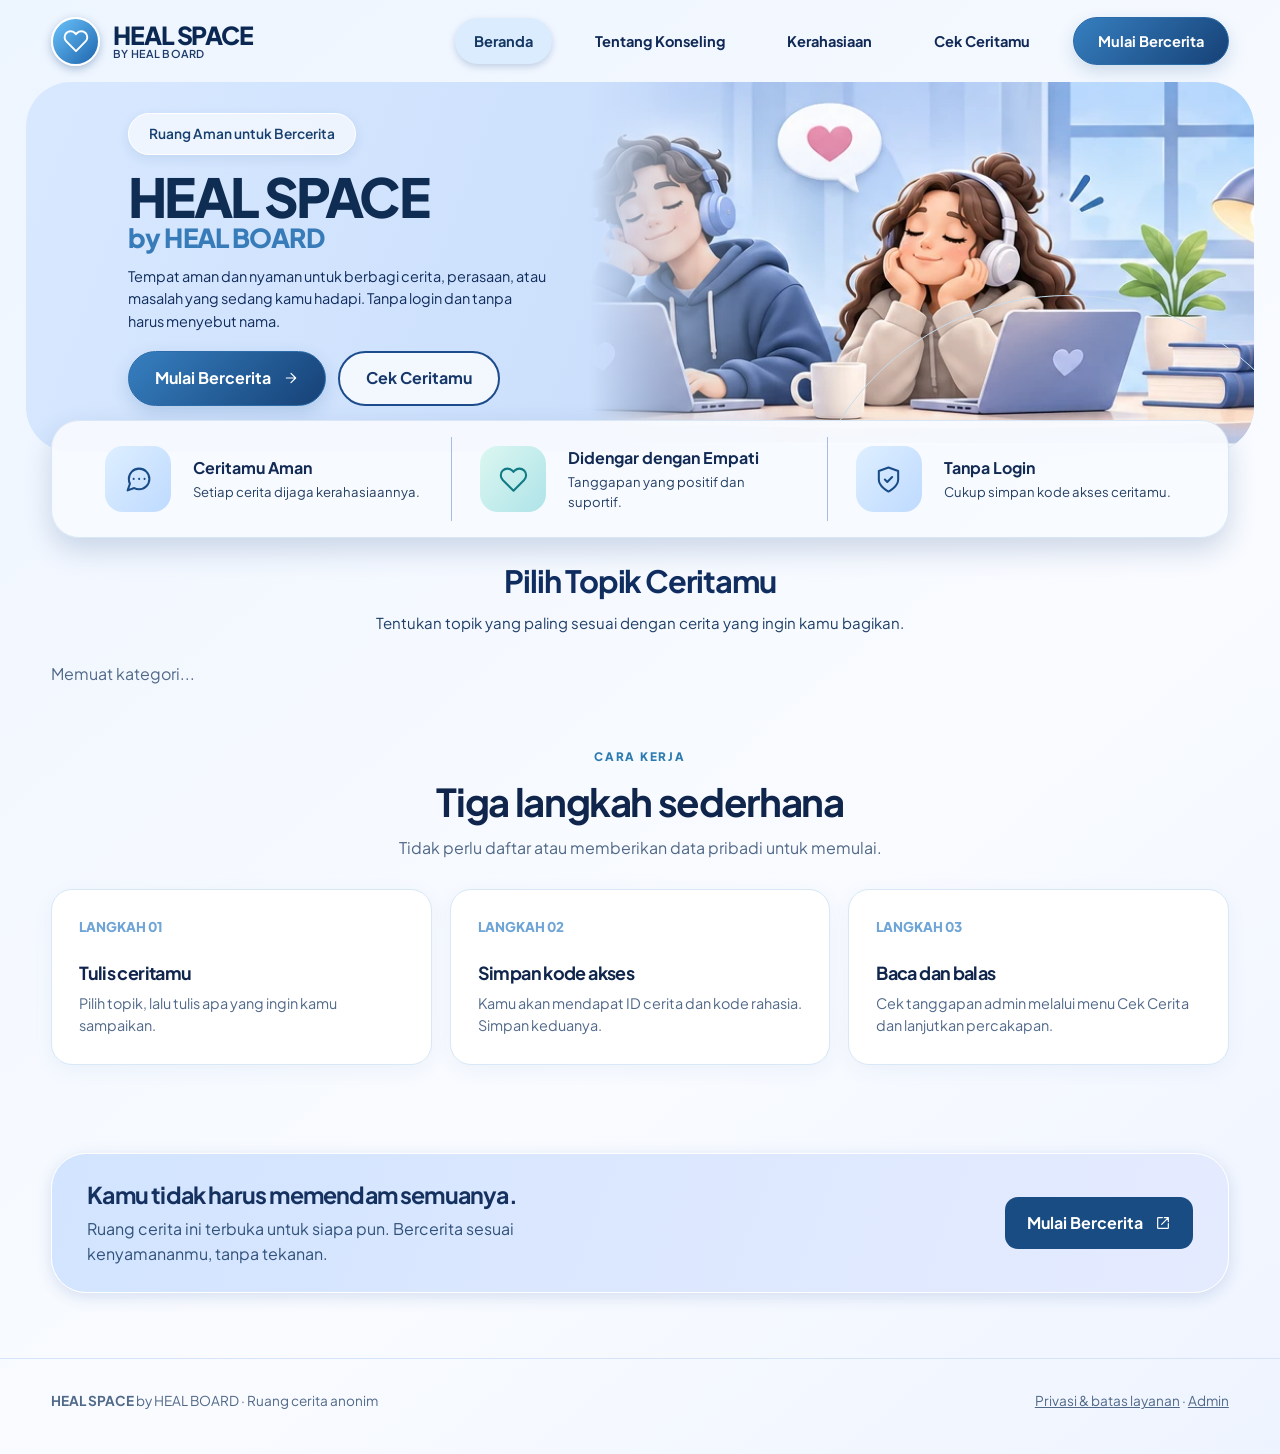
<file: index.html>
<!doctype html>
<html lang="id">
  <head>
    <link
      rel="icon"
      type="image/png"
      sizes="512x512"
      href="/assets/favicon.png"
    />
    <link rel="shortcut icon" href="/favicon.ico" />
    <link
      rel="apple-touch-icon"
      sizes="180x180"
      href="/assets/apple-touch-icon.png"
    />
    <meta charset="utf-8" />
    <meta name="viewport" content="width=device-width,initial-scale=1" />
    <meta
      name="description"
      content="HEAL SPACE by HEAL BOARD. Ruang cerita anonim yang aman dan nyaman. Tulis ceritamu dan dapatkan tanggapan admin tanpa membuat akun."
    />
    <title>HEAL SPACE by HEAL BOARD | Ruang Cerita Anonim</title>
    <link rel="stylesheet" href="/css/style.css" />
    <link rel="stylesheet" href="/css/reference-design.css" />
    <link rel="stylesheet" href="/css/responsive-unisex.css?v=6" />
    <link rel="stylesheet" href="/css/cta-mobile-fix.css?v=6" />
  </head>
  <body>
    <header class="container">
      <nav class="topbar">
        <a class="brand" href="/index.html"
          ><span class="brand-mark" data-ui-icon="heart"></span
          ><span>HEAL SPACE<small>BY HEAL BOARD</small></span></a
        ><button
          class="nav-toggle"
          id="nav-toggle"
          aria-label="Buka menu"
          aria-expanded="false"
          data-ui-icon="menu"
        ></button>
        <div class="navlinks" id="navlinks">
          <a class="active" href="/index.html">Beranda</a
          ><a href="/tentang.html">Tentang Konseling</a
          ><a href="/tentang.html#privasi">Kerahasiaan</a
          ><a href="/cek-cerita.html">Cek Ceritamu</a
          ><a href="/cerita.html" class="btn btn-primary">Mulai Bercerita</a>
        </div>
      </nav>
    </header>
    <main class="container">
      <section class="hero hero-unisex">
        <div class="hero-content">
          <div class="eyebrow">Ruang Aman untuk Bercerita</div>
          <h1>HEAL SPACE <span class="hero-by">by HEAL BOARD</span></h1>
          <p>
            Tempat aman dan nyaman untuk berbagi cerita, perasaan, atau masalah
            yang sedang kamu hadapi. Tanpa login dan tanpa harus menyebut nama.
          </p>
          <div class="actions">
            <a class="btn btn-primary" href="/cerita.html"
              >Mulai Bercerita
              <span class="inline-action-icon" data-ui-icon="arrow"></span></a
            ><a class="btn btn-light" href="/cek-cerita.html">Cek Ceritamu</a>
          </div>
        </div>
        <div class="hero-art hero-art-unisex">
          <img
            class="hero-people"
            src="/assets/heal-space-hero.webp"
            alt="Ilustrasi perempuan dan laki-laki sedang menikmati waktu tenang di meja kerja"
          />
        </div>
      </section>
      <section class="trust-bar" aria-label="Keunggulan layanan">
        <div class="trust">
          <span class="iconbox" data-ui-icon="message"></span>
          <div>
            <strong>Ceritamu Aman</strong
            ><small>Setiap cerita dijaga kerahasiaannya.</small>
          </div>
        </div>
        <div class="trust">
          <span class="iconbox" data-ui-icon="heart"></span>
          <div>
            <strong>Didengar dengan Empati</strong
            ><small>Tanggapan yang positif dan suportif.</small>
          </div>
        </div>
        <div class="trust">
          <span class="iconbox" data-ui-icon="shield"></span>
          <div>
            <strong>Tanpa Login</strong
            ><small>Cukup simpan kode akses ceritamu.</small>
          </div>
        </div>
      </section>
      <section id="topik" class="section">
        <div class="section-head">
          <div>
            <h2>Pilih Topik Ceritamu</h2>
            <p>
              Tentukan topik yang paling sesuai dengan cerita yang ingin kamu
              bagikan.
            </p>
          </div>
        </div>
        <div class="topic-grid" id="topics">
          <p class="muted">Memuat kategori...</p>
        </div>
      </section>
      <section class="section process-section">
        <div class="center-head">
          <span class="kicker">Cara kerja</span>
          <h2>Tiga langkah sederhana</h2>
          <p>Tidak perlu daftar atau memberikan data pribadi untuk memulai.</p>
        </div>
        <div class="step-grid">
          <article class="step">
            <div class="step-index">LANGKAH 01</div>
            <h3>Tulis ceritamu</h3>
            <p>Pilih topik, lalu tulis apa yang ingin kamu sampaikan.</p>
          </article>
          <article class="step">
            <div class="step-index">LANGKAH 02</div>
            <h3>Simpan kode akses</h3>
            <p>
              Kamu akan mendapat ID cerita dan kode rahasia. Simpan keduanya.
            </p>
          </article>
          <article class="step">
            <div class="step-index">LANGKAH 03</div>
            <h3>Baca dan balas</h3>
            <p>
              Cek tanggapan admin melalui menu Cek Cerita dan lanjutkan
              percakapan.
            </p>
          </article>
        </div>
      </section>
      <section class="cta">
        <div>
          <h2>Kamu tidak harus memendam semuanya.</h2>
          <p>
            Ruang cerita ini terbuka untuk siapa pun. Bercerita sesuai
            kenyamananmu, tanpa tekanan.
          </p>
        </div>
        <a class="btn" href="/cerita.html"
          >Mulai Bercerita
          <span class="inline-action-icon" data-ui-icon="external"></span
        ></a>
      </section>
    </main>
    <footer class="container footer">
      <div>
        <strong>HEAL SPACE</strong> by HEAL BOARD
        <span class="muted">· Ruang cerita anonim</span>
      </div>
      <div>
        <a href="/tentang.html">Privasi & batas layanan</a> ·
        <a href="/admin">Admin</a>
      </div>
    </footer>
    <script type="module" src="/js/main.js"></script>
    <script type="module" src="/js/icons.js"></script>
  </body>
</html>
</file>
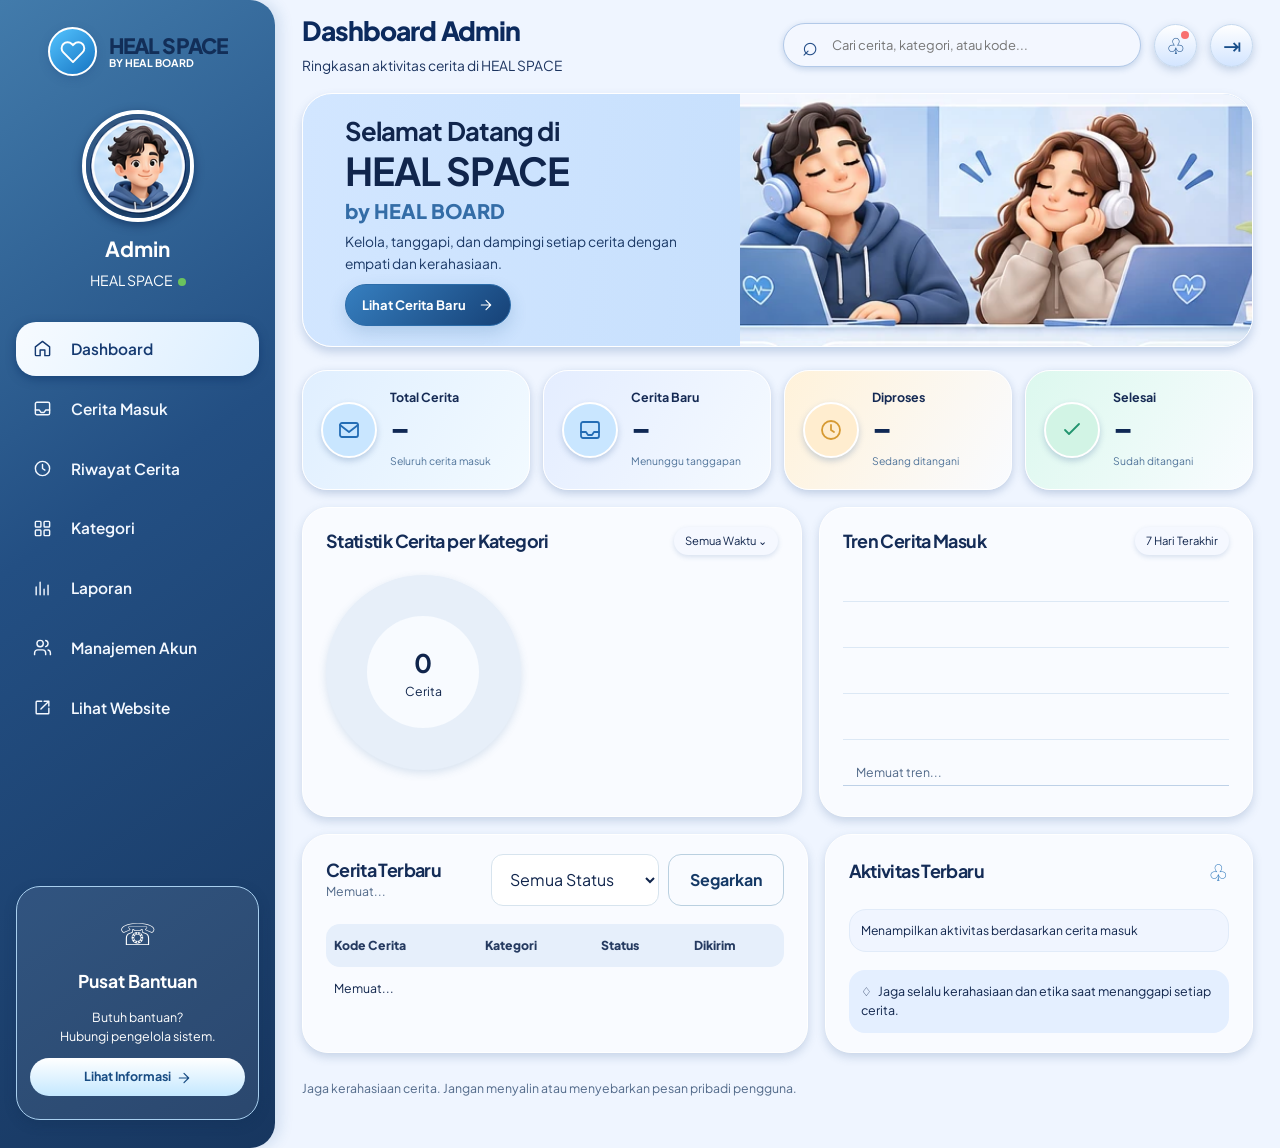
<file: admin.html>
<!doctype html>
<html lang="id">
  <head>
    <link
      rel="icon"
      type="image/png"
      sizes="512x512"
      href="/assets/favicon.png"
    />
    <link rel="shortcut icon" href="/favicon.ico" />
    <link
      rel="apple-touch-icon"
      sizes="180x180"
      href="/assets/apple-touch-icon.png"
    />
    <meta charset="utf-8" />
    <meta content="width=device-width,initial-scale=1" name="viewport" />
    <meta content="noindex,nofollow" name="robots" />
    <title>Dashboard Admin | HEAL SPACE</title>
    <link href="/css/style.css" rel="stylesheet" />
    <link href="/css/reference-design.css" rel="stylesheet" />
    <link rel="stylesheet" href="/css/mobile-fix.css?v=2" />
    <link rel="stylesheet" href="/css/responsive-unisex.css?v=6" />
    <link rel="stylesheet" href="/css/cta-mobile-fix.css?v=6" />
  </head>
  <body class="admin-body">
    <div class="admin-mobile-head">
      <a href="/admin/dashboard"><strong>HEAL SPACE</strong></a
      ><a href="/index.html"
        >Lihat Website
        <span class="inline-action-icon" data-ui-icon="external"></span
      ></a>
    </div>
    <div class="admin-app">
      <aside class="sidebar">
        <a class="brand" href="/admin/dashboard"
          ><span class="brand-mark" data-ui-icon="heart"></span
          ><span>HEAL SPACE<small>BY HEAL BOARD</small></span></a
        >
        <div class="sidebar-person">
          <img alt="Avatar admin" src="/assets/admin-avatar.png" /><strong
            >Admin</strong
          ><span id="sidebar-user">HEAL SPACE <i class="online-dot"></i></span>
        </div>
        <nav aria-label="Menu admin" class="sidebar-links">
          <a class="active" data-view="dashboard" href="#dashboard"
            ><span class="nav-icon" data-ui-icon="home"></span> Dashboard</a
          ><a data-view="stories" href="#stories"
            ><span class="nav-icon" data-ui-icon="inbox"></span> Cerita Masuk</a
          ><a data-view="history" href="#history"
            ><span class="nav-icon" data-ui-icon="clock"></span> Riwayat
            Cerita</a
          ><a data-view="categories" href="#categories"
            ><span class="nav-icon" data-ui-icon="grid"></span> Kategori</a
          ><a data-view="reports" href="#reports"
            ><span class="nav-icon" data-ui-icon="chart"></span> Laporan</a
          ><a data-view="accounts" href="#accounts"
            ><span class="nav-icon" data-ui-icon="users"></span> Manajemen
            Akun</a
          ><a href="/index.html" rel="noopener noreferrer" target="_blank"
            ><span class="nav-icon" data-ui-icon="external"></span> Lihat
            Website</a
          >
        </nav>
        <div class="side-footer">
          <div class="side-help-icon">☏</div>
          <strong>Pusat Bantuan</strong>
          <div>Butuh bantuan?<br />Hubungi pengelola sistem.</div>
          <a class="side-help-button" href="/tentang.html"
            >Lihat Informasi
            <span class="inline-action-icon" data-ui-icon="arrow"></span
          ></a>
        </div>
      </aside>
      <main class="admin-main" id="admin-content">
        <header class="admin-top">
          <div>
            <h1>Dashboard Admin</h1>
            <p>Ringkasan aktivitas cerita di HEAL SPACE</p>
            <span class="hidden" id="admin-identity"></span>
          </div>
          <div class="admin-top-right">
            <div class="search-shell">
              ⌕
              <input
                aria-label="Cari cerita"
                id="admin-search"
                placeholder="Cari cerita, kategori, atau kode..."
                type="search"
              />
            </div>
            <button
              aria-label="Lihat cerita baru"
              class="icon-action"
              id="notif-button"
              title="Cerita baru"
              type="button"
            >
              ♧<span class="notif-dot"></span></button
            ><button
              aria-label="Keluar"
              class="icon-action"
              id="logout"
              title="Keluar"
              type="button"
            >
              ⇥
            </button>
          </div>
        </header>
        <div class="admin-view" id="dashboard-view">
          <div class="admin-hero">
            <div class="admin-banner-text">
              <h2>Selamat Datang di<br /><b>HEAL SPACE</b></h2>
              <span>by HEAL BOARD</span>
              <p>
                Kelola, tanggapi, dan dampingi setiap cerita dengan empati dan
                kerahasiaan.
              </p>
              <a class="btn btn-primary" href="#stories"
                >Lihat Cerita Baru
                <span class="inline-action-icon" data-ui-icon="arrow"></span
              ></a>
            </div>
            <div aria-hidden="true" class="admin-symbol admin-symbol-photo">
              <img alt="" src="/assets/heal-space-admin.webp" />
            </div>
          </div>
          <p class="status info" hidden="" id="admin-status" role="alert"></p>
          <section class="stats">
            <div class="stat">
              <div class="stat-icon" data-ui-icon="mail"></div>
              <div>
                <span>Total Cerita</span><strong id="total">–</strong
                ><small>Seluruh cerita masuk</small>
              </div>
            </div>
            <div class="stat">
              <div class="stat-icon" data-ui-icon="inbox"></div>
              <div>
                <span>Cerita Baru</span><strong id="baru">–</strong
                ><small>Menunggu tanggapan</small>
              </div>
            </div>
            <div class="stat">
              <div class="stat-icon" data-ui-icon="clock"></div>
              <div>
                <span>Diproses</span><strong id="diproses">–</strong
                ><small>Sedang ditangani</small>
              </div>
            </div>
            <div class="stat">
              <div class="stat-icon" data-ui-icon="check"></div>
              <div>
                <span>Selesai</span><strong id="selesai">–</strong
                ><small>Sudah ditangani</small>
              </div>
            </div>
          </section>
          <section class="analytics-grid">
            <section class="panel analytics-panel" id="category-panel">
              <div class="panel-head">
                <h3>Statistik Cerita per Kategori</h3>
                <span class="soft-pill">Semua Waktu ⌄</span>
              </div>
              <div class="donut-layout">
                <div class="donut-chart" id="donut-chart">
                  <div class="donut-inner">
                    <strong id="donut-total">0</strong><span>Cerita</span>
                  </div>
                </div>
                <div class="legend-list" id="category-chart"></div>
              </div>
            </section>
            <section class="panel analytics-panel" id="trend-panel">
              <div class="panel-head">
                <h3>Tren Cerita Masuk</h3>
                <span class="soft-pill">7 Hari Terakhir</span>
              </div>
              <div class="weekly-chart" id="weekly-chart">
                <span class="mini">Memuat tren...</span>
              </div>
            </section>
          </section>
          <section class="bottom-admin-grid">
            <section class="panel latest-panel" id="stories">
              <div class="admin-toolbar">
                <div>
                  <h3>Cerita Terbaru</h3>
                  <div class="mini" id="story-count">Memuat...</div>
                </div>
                <div class="split">
                  <select
                    aria-label="Filter status"
                    class="select"
                    id="filter-status"
                  >
                    <option value="">Semua Status</option>
                    <option value="baru">Baru</option>
                    <option value="diproses">Diproses</option>
                    <option value="selesai">Selesai</option></select
                  ><button
                    class="btn btn-outline"
                    id="refresh-admin"
                    type="button"
                  >
                    Segarkan
                  </button>
                </div>
              </div>
              <div class="table-scroll">
                <table class="data-table">
                  <thead>
                    <tr>
                      <th>Kode Cerita</th>
                      <th>Kategori</th>
                      <th>Status</th>
                      <th>Dikirim</th>
                    </tr>
                  </thead>
                  <tbody id="story-table">
                    <tr>
                      <td colspan="4">Memuat...</td>
                    </tr>
                  </tbody>
                </table>
              </div>
            </section>
            <section class="panel activities-panel">
              <div class="panel-head">
                <h3>Aktivitas Terbaru</h3>
                <span class="activity-bell">♧</span>
              </div>
              <div class="activity-stack" id="recent-activity">
                <div class="activity-row">
                  Menampilkan aktivitas berdasarkan cerita masuk
                </div>
              </div>
              <div class="activity-note">
                ♢   Jaga selalu kerahasiaan dan etika saat menanggapi setiap
                cerita.
              </div>
            </section>
          </section>
        </div>
        <section class="panel admin-view hidden" id="stories-view">
          <div class="admin-page-title">
            <div>
              <span class="kicker">Kelola cerita</span>
              <h2>Cerita Masuk</h2>
              <p class="mini">
                Buka cerita untuk membaca dan membalas pengguna secara pribadi.
              </p>
            </div>
            <div class="admin-page-actions">
              <select
                aria-label="Filter cerita"
                class="select"
                id="inbox-filter"
              >
                <option value="">Semua Status</option>
                <option value="baru">Baru</option>
                <option value="diproses">Diproses</option>
                <option value="selesai">Selesai</option></select
              ><button class="btn btn-outline" id="inbox-refresh" type="button">
                Segarkan
              </button>
            </div>
          </div>
          <div class="table-scroll">
            <table class="data-table">
              <thead>
                <tr>
                  <th>ID Cerita</th>
                  <th>Judul</th>
                  <th>Kategori</th>
                  <th>Status</th>
                  <th>Waktu</th>
                  <th>Aksi</th>
                </tr>
              </thead>
              <tbody id="inbox-table">
                <tr>
                  <td colspan="6">Memuat cerita...</td>
                </tr>
              </tbody>
            </table>
          </div>
          <p class="mini" id="inbox-count"></p>
        </section>
        <section class="panel admin-view hidden" id="history-view">
          <div class="admin-page-title">
            <div>
              <span class="kicker">Riwayat penanganan</span>
              <h2>Riwayat Cerita</h2>
              <p class="mini">Cerita yang pernah diproses atau diselesaikan.</p>
            </div>
          </div>
          <div class="table-scroll">
            <table class="data-table">
              <thead>
                <tr>
                  <th>ID Cerita</th>
                  <th>Judul</th>
                  <th>Kategori</th>
                  <th>Status</th>
                  <th>Dikirim</th>
                  <th>Aksi</th>
                </tr>
              </thead>
              <tbody id="history-table">
                <tr>
                  <td colspan="6">Memuat riwayat...</td>
                </tr>
              </tbody>
            </table>
          </div>
        </section>
        <section class="admin-view hidden" id="categories-view">
          <div class="admin-page-title">
            <div>
              <span class="kicker">Pengaturan kategori</span>
              <h2>Kategori Cerita</h2>
              <p class="mini">
                Tambah, ubah, aktifkan, atau nonaktifkan kategori untuk
                pengguna.
              </p>
            </div>
          </div>
          <div class="admin-settings-grid">
            <section class="panel">
              <h3>Daftar Kategori</h3>
              <div class="category-admin-list" id="category-list"></div>
            </section>
            <section class="panel">
              <h3 id="category-form-title">Tambah Kategori</h3>
              <form id="category-form">
                <input id="category-edit-id" type="hidden" />
                <div class="field">
                  <label for="category-name">Nama Kategori</label
                  ><input
                    class="input"
                    id="category-name"
                    maxlength="90"
                    placeholder="Contoh: Masalah Sekolah"
                    required=""
                  />
                </div>
                <div class="field">
                  <label for="category-description">Deskripsi</label
                  ><textarea
                    class="textarea"
                    id="category-description"
                    maxlength="500"
                    placeholder="Penjelasan singkat"
                  ></textarea>
                </div>
                <div class="field">
                  <label for="category-order">Urutan</label
                  ><input
                    class="input"
                    id="category-order"
                    max="999"
                    min="0"
                    type="number"
                    value="10"
                  />
                </div>
                <label class="admin-checkbox"
                  ><input checked="" id="category-active" type="checkbox" />
                  Aktif dan muncul di halaman pengguna</label
                >
                <div class="split" style="margin-top: 20px">
                  <button class="btn btn-primary" type="submit">
                    Simpan Kategori</button
                  ><button
                    class="btn btn-outline"
                    id="category-cancel"
                    type="button"
                  >
                    Batal
                  </button>
                </div>
              </form>
              <p
                class="status info"
                hidden=""
                id="category-message"
                role="status"
              ></p>
            </section>
          </div>
        </section>
        <section class="admin-view hidden" id="reports-view">
          <div class="admin-page-title">
            <div>
              <span class="kicker">Analisis cerita</span>
              <h2>Laporan</h2>
              <p class="mini">
                Ringkasan berdasarkan data yang tersedia di Supabase.
              </p>
            </div>
            <button class="btn btn-outline" id="report-export" type="button">
              Unduh CSV
            </button>
          </div>
          <div class="report-cards" id="report-summary"></div>
          <section class="panel">
            <h3>Jumlah Cerita per Kategori</h3>
            <div class="report-bars" id="report-categories"></div>
            <p class="mini" style="margin-top: 18px">
              Laporan ini hanya menampilkan metadata dan jumlah cerita, bukan
              isi pesan pribadi.
            </p>
          </section>
        </section>
        <section class="admin-view hidden" id="accounts-view">
          <div class="admin-page-title">
            <div>
              <span class="kicker">Pengelolaan akses</span>
              <h2>Manajemen Akun Admin</h2>
              <p class="mini">
                Tambahkan administrator baru agar dapat mengelola cerita. Hanya
                admin yang sudah login yang bisa membuat akun.
              </p>
            </div>
          </div>
          <div class="admin-settings-grid">
            <section class="panel">
              <div class="admin-page-title">
                <h3>Daftar Akun Admin</h3>
                <button
                  class="btn btn-outline"
                  id="accounts-refresh"
                  type="button"
                >
                  Segarkan
                </button>
              </div>
              <div class="account-list" id="account-list">
                <p class="mini">Memuat daftar admin...</p>
              </div>
            </section>
            <section class="panel">
              <h3>Tambah Akun Admin</h3>
              <p class="mini">
                Akun baru mendapatkan akses membaca dan membalas cerita. Buat
                hanya untuk petugas yang dipercaya.
              </p>
              <form autocomplete="off" id="admin-account-form">
                <div class="field">
                  <label for="new-admin-name">Nama Admin *</label
                  ><input
                    autocomplete="off"
                    class="input"
                    id="new-admin-name"
                    maxlength="120"
                    minlength="2"
                    placeholder="Nama administrator"
                    required=""
                  />
                </div>
                <div class="field">
                  <label for="new-admin-email">Email *</label
                  ><input
                    autocomplete="off"
                    class="input"
                    id="new-admin-email"
                    maxlength="254"
                    placeholder="admin@example.com"
                    required=""
                    type="email"
                  />
                </div>
                <div class="field">
                  <label for="new-admin-password">Password Awal *</label>
                  <div class="password-input-row">
                    <input
                      autocomplete="new-password"
                      class="input"
                      id="new-admin-password"
                      maxlength="128"
                      minlength="12"
                      placeholder="Min. 12 karakter"
                      required=""
                      type="password"
                    /><button
                      aria-label="Tampilkan password"
                      class="btn btn-light"
                      id="admin-toggle-password"
                      type="button"
                    >
                      Lihat
                    </button>
                  </div>
                  <p class="mini">
                    Minimal 12 karakter, berisi huruf besar, kecil, dan angka.
                    Bagikan password melalui saluran pribadi yang aman.
                  </p>
                </div>
                <p
                  class="status info"
                  hidden=""
                  id="account-status"
                  role="status"
                ></p>
                <button
                  class="btn btn-primary"
                  id="admin-account-submit"
                  type="submit"
                >
                  + Tambah Akun Admin
                </button>
              </form>
            </section>
          </div>
        </section>
        <section
          class="panel admin-view hidden"
          id="admin-detail"
          style="margin-top: 20px"
        >
          <div class="story-head">
            <div>
              <span class="kicker">Detail dan balasan</span>
              <h2 id="admin-detail-title">Cerita</h2>
              <p class="mini" id="admin-detail-id"></p>
            </div>
            <button class="btn btn-light" id="close-detail" type="button">
              Tutup
            </button>
          </div>
          <p class="mini" style="margin: 15px 0">
            Kategori: <strong id="admin-detail-category"></strong>
          </p>
          <p class="mini" style="margin: 7px 0 15px">
            Usia: <strong id="admin-detail-age">Tidak diisi</strong>  ·  Jenis
            kelamin: <strong id="admin-detail-gender">Tidak diisi</strong>
          </p>
          <div class="story-original" id="admin-original"></div>
          <div class="note-separator"></div>
          <div class="story-head">
            <h3>Percakapan Dua Arah</h3>
            <div class="split">
              <select
                aria-label="Status cerita"
                class="select"
                id="admin-detail-status"
              >
                <option value="baru">Baru</option>
                <option value="diproses">Diproses</option>
                <option value="selesai">Selesai</option></select
              ><button class="btn btn-outline" id="status-save" type="button">
                Simpan Status
              </button>
            </div>
          </div>
          <div class="chat" id="admin-messages"></div>
          <form id="admin-reply-form">
            <div class="field">
              <label for="admin-reply-text">Balasan untuk Pengguna</label
              ><textarea
                class="textarea"
                id="admin-reply-text"
                maxlength="3000"
                minlength="1"
                placeholder="Tulis tanggapan yang empatik dan tidak menghakimi..."
                required=""
              ></textarea>
            </div>
            <button
              class="btn btn-primary"
              id="admin-reply-submit"
              type="submit"
            >
              Kirim Balasan
              <span class="inline-action-icon" data-ui-icon="external"></span>
            </button>
          </form>
          <p
            class="status info"
            hidden=""
            id="admin-reply-status"
            role="status"
          ></p>
        </section>
        <p class="mini" style="margin-top: 26px">
          Jaga kerahasiaan cerita. Jangan menyalin atau menyebarkan pesan
          pribadi pengguna.
        </p>
      </main>
    </div>
    <script src="/js/admin.js" type="module"></script>
    <script type="module" src="/js/icons.js"></script>
  </body>
</html>
</file>
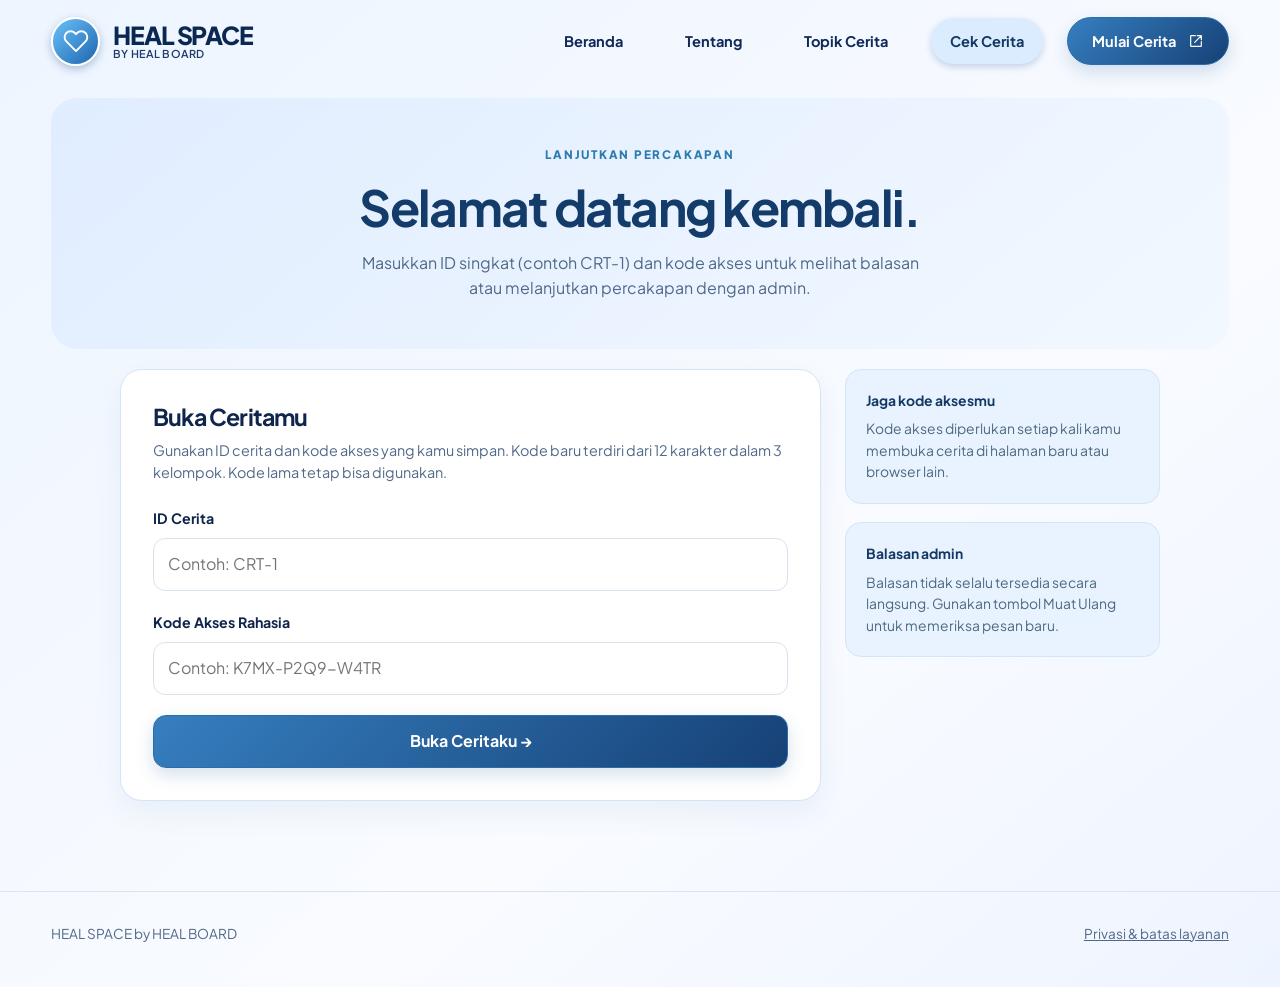
<file: cek-cerita.html>
<!doctype html>
<html lang="id">
  <head>
    <link
      rel="icon"
      type="image/png"
      sizes="512x512"
      href="/assets/favicon.png"
    />
    <link rel="shortcut icon" href="/favicon.ico" />
    <link
      rel="apple-touch-icon"
      sizes="180x180"
      href="/assets/apple-touch-icon.png"
    />
    <meta charset="utf-8" />
    <meta name="viewport" content="width=device-width,initial-scale=1" />
    <meta
      name="description"
      content="Cek status dan balasan cerita anonim di HEAL SPACE menggunakan ID cerita dan kode akses."
    />
    <title>Cek Ceritamu | HEAL SPACE</title>
    <link rel="stylesheet" href="/css/style.css" />
    <link rel="stylesheet" href="/css/reference-design.css" />
    <link rel="stylesheet" href="/css/responsive-unisex.css?v=6" />
    <link rel="stylesheet" href="/css/cta-mobile-fix.css?v=6" />
  </head>
  <body>
    <header class="container">
      <nav class="topbar">
        <a class="brand" href="/index.html"
          ><span class="brand-mark" data-ui-icon="heart"></span
          ><span>HEAL SPACE<small>BY HEAL BOARD</small></span></a
        ><button
          class="nav-toggle"
          id="nav-toggle"
          aria-label="Buka menu"
          aria-expanded="false"
          data-ui-icon="menu"
        ></button>
        <div class="navlinks" id="navlinks">
          <a href="/index.html">Beranda</a><a href="/tentang.html">Tentang</a
          ><a href="/index.html#topik">Topik Cerita</a
          ><a class="active" href="/cek-cerita.html">Cek Cerita</a
          ><a class="btn btn-primary" href="/cerita.html"
            >Mulai Cerita
            <span class="inline-action-icon" data-ui-icon="external"></span
          ></a>
        </div>
      </nav>
    </header>
    <main class="container">
      <section class="page-hero">
        <span class="kicker">Lanjutkan percakapan</span>
        <h1>Selamat datang kembali.</h1>
        <p>
          Masukkan ID singkat (contoh CRT-1) dan kode akses untuk melihat
          balasan atau melanjutkan percakapan dengan admin.
        </p>
      </section>
      <div class="content-layout">
        <div>
          <section class="panel">
            <h2>Buka Ceritamu</h2>
            <p class="sub">
              Gunakan ID cerita dan kode akses yang kamu simpan. Kode baru
              terdiri dari 12 karakter dalam 3 kelompok. Kode lama tetap bisa
              digunakan.
            </p>
            <form id="check-form">
              <div class="field">
                <label for="story-id-input">ID Cerita</label
                ><input
                  id="story-id-input"
                  class="input"
                  type="text"
                  autocomplete="off"
                  required
                  placeholder="Contoh: CRT-1"
                />
              </div>
              <div class="field">
                <label for="code-input">Kode Akses Rahasia</label
                ><input
                  id="code-input"
                  class="input"
                  type="password"
                  autocomplete="off"
                  spellcheck="false"
                  required
                  placeholder="Contoh: K7MX-P2Q9-W4TR"
                  maxlength="80"
                  autocapitalize="characters"
                />
              </div>
              <p id="check-status" class="status info" hidden role="alert"></p>
              <button
                class="btn btn-primary btn-block"
                type="submit"
                id="check-submit"
              >
                Buka Ceritaku →
              </button>
            </form>
          </section>
          <section
            class="panel hidden"
            id="story-detail"
            style="margin-top: 20px"
          >
            <div class="story-head">
              <div>
                <h2 id="detail-title">Ceritamu</h2>
                <p class="mini" id="detail-category"></p>
              </div>
              <span id="detail-status" class="badge">Baru</span>
            </div>
            <div class="note-separator"></div>
            <div class="story-original" id="detail-content"></div>
            <div class="note-separator"></div>
            <div class="story-head">
              <h3>Percakapan</h3>
              <button type="button" class="btn btn-light" id="refresh">
                Muat Ulang ↻
              </button>
            </div>
            <div class="chat" id="messages"></div>
            <form id="reply-form">
              <div class="field">
                <label for="reply-text">Balas Admin</label
                ><textarea
                  class="textarea"
                  id="reply-text"
                  minlength="1"
                  maxlength="3000"
                  required
                  placeholder="Tulis balasanmu..."
                ></textarea>
              </div>
              <button type="submit" class="btn btn-primary" id="reply-submit">
                Kirim Balasan
                <span class="inline-action-icon" data-ui-icon="external"></span>
              </button>
            </form>
            <p id="closed-note" class="hint hidden">
              Percakapan ini sudah ditandai selesai. Balasan baru dinonaktifkan.
            </p>
            <p id="reply-status" class="status info" hidden role="status"></p>
          </section>
        </div>
        <aside>
          <div class="hint">
            <strong>Jaga kode aksesmu</strong>Kode akses diperlukan setiap kali
            kamu membuka cerita di halaman baru atau browser lain.
          </div>
          <div class="hint">
            <strong>Balasan admin</strong>Balasan tidak selalu tersedia secara
            langsung. Gunakan tombol Muat Ulang untuk memeriksa pesan baru.
          </div>
        </aside>
      </div>
    </main>
    <footer class="container footer">
      <div>HEAL SPACE by HEAL BOARD</div>
      <a href="/tentang.html">Privasi & batas layanan</a>
    </footer>
    <script type="module" src="/js/cek.js"></script>
    <script type="module" src="/js/icons.js"></script>
  </body>
</html>
</file>
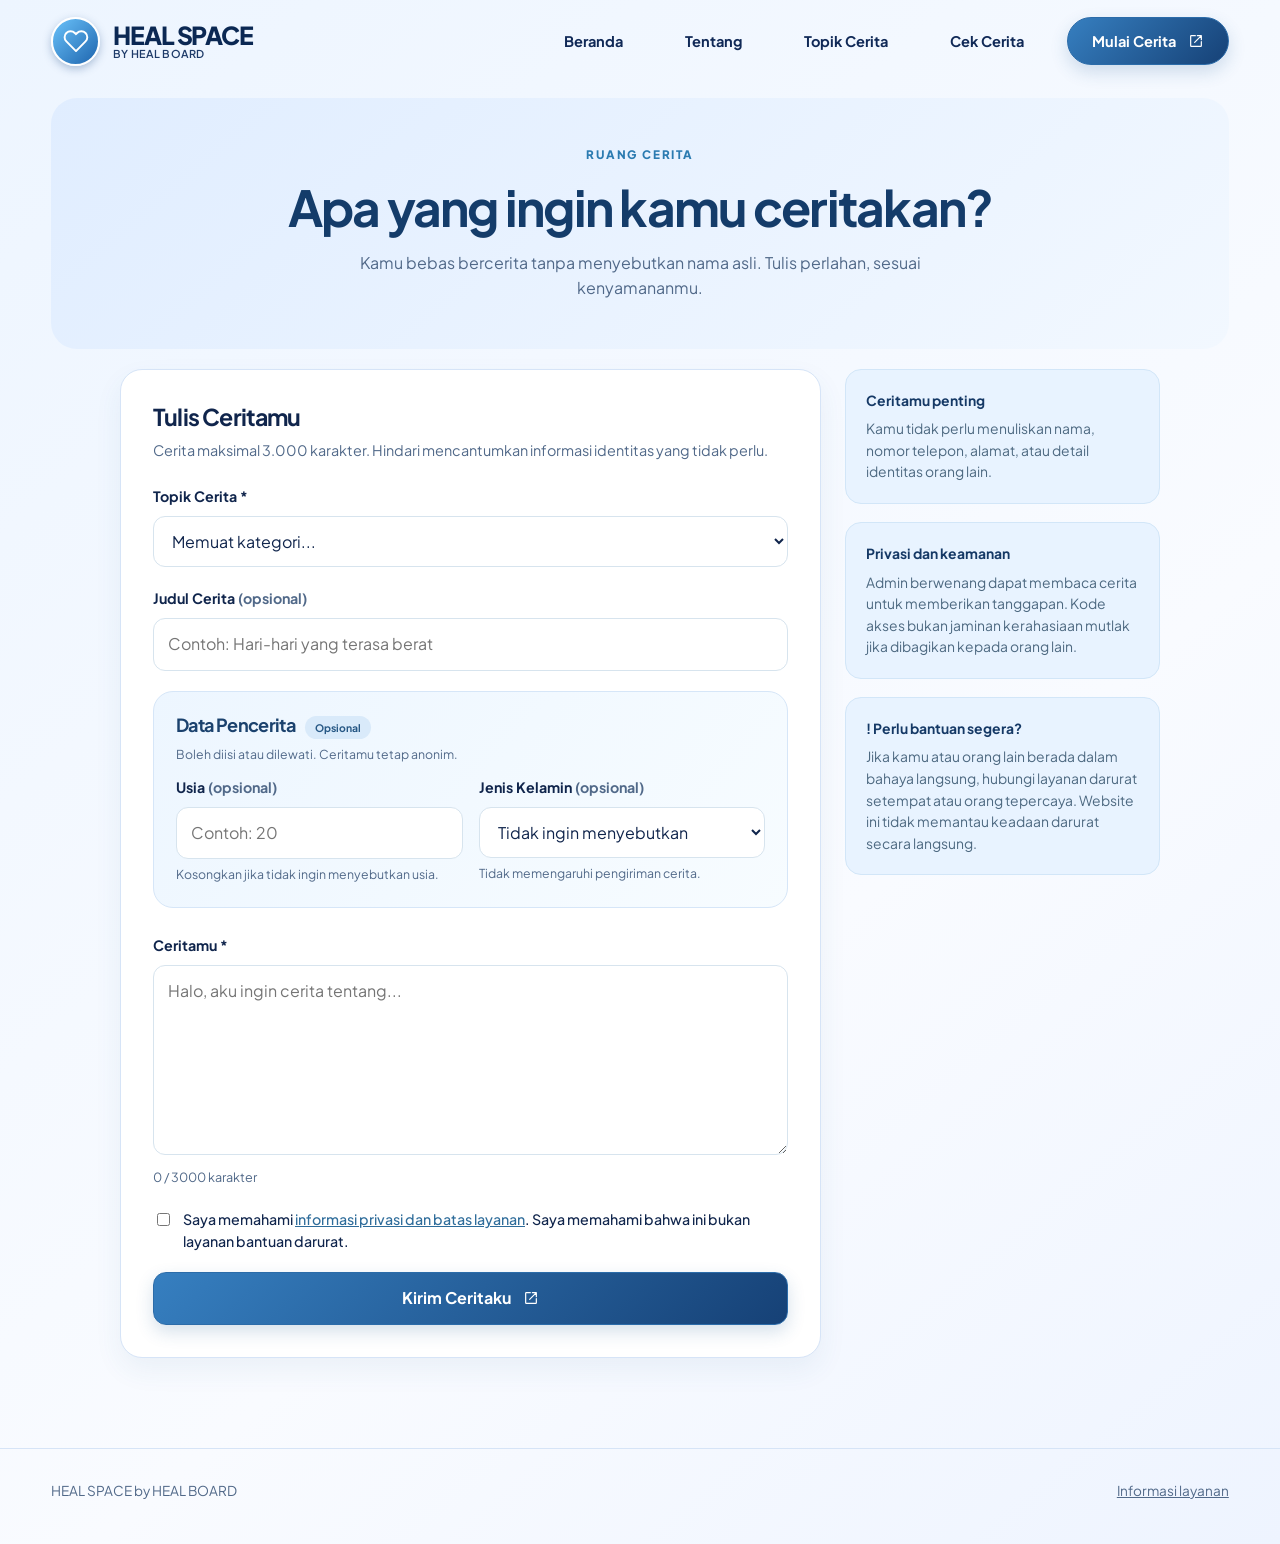
<file: cerita.html>
<!doctype html>
<html lang="id">
  <head>
    <link
      rel="icon"
      type="image/png"
      sizes="512x512"
      href="/assets/favicon.png"
    />
    <link rel="shortcut icon" href="/favicon.ico" />
    <link
      rel="apple-touch-icon"
      sizes="180x180"
      href="/assets/apple-touch-icon.png"
    />
    <meta charset="utf-8" />
    <meta content="width=device-width,initial-scale=1" name="viewport" />
    <meta
      content="Tulis cerita anonim di HEAL SPACE by HEAL BOARD tanpa membuat akun."
      name="description"
    />
    <title>Tulis Ceritamu | HEAL SPACE</title>
    <link href="/css/style.css" rel="stylesheet" />
    <link href="/css/reference-design.css" rel="stylesheet" />
    <link rel="stylesheet" href="/css/responsive-unisex.css?v=6" />
    <link rel="stylesheet" href="/css/cta-mobile-fix.css?v=6" />
  </head>
  <body>
    <header class="container">
      <nav class="topbar">
        <a class="brand" href="/index.html"
          ><span class="brand-mark" data-ui-icon="heart"></span
          ><span>HEAL SPACE<small>BY HEAL BOARD</small></span></a
        ><button
          aria-expanded="false"
          aria-label="Buka menu"
          class="nav-toggle"
          id="nav-toggle"
          data-ui-icon="menu"
        ></button>
        <div class="navlinks" id="navlinks">
          <a href="/index.html">Beranda</a><a href="/tentang.html">Tentang</a
          ><a href="/index.html#topik">Topik Cerita</a
          ><a href="/cek-cerita.html">Cek Cerita</a
          ><a class="btn btn-primary" href="/cerita.html"
            >Mulai Cerita
            <span class="inline-action-icon" data-ui-icon="external"></span
          ></a>
        </div>
      </nav>
    </header>
    <main class="container">
      <section class="page-hero">
        <span class="kicker">Ruang cerita</span>
        <h1>Apa yang ingin kamu ceritakan?</h1>
        <p>
          Kamu bebas bercerita tanpa menyebutkan nama asli. Tulis perlahan,
          sesuai kenyamananmu.
        </p>
      </section>
      <div class="content-layout">
        <section class="panel">
          <form id="story-form">
            <h2>Tulis Ceritamu</h2>
            <p class="sub">
              Cerita maksimal 3.000 karakter. Hindari mencantumkan informasi
              identitas yang tidak perlu.
            </p>
            <div class="field">
              <label for="category">Topik Cerita *</label
              ><select class="select" id="category" required="">
                <option>Memuat kategori...</option>
              </select>
            </div>
            <div class="field">
              <label for="title"
                >Judul Cerita <span class="muted">(opsional)</span></label
              ><input
                class="input"
                id="title"
                maxlength="160"
                placeholder="Contoh: Hari-hari yang terasa berat"
                type="text"
              />
            </div>
            <div class="optional-profile">
              <div class="optional-profile-intro">
                <h3>
                  Data Pencerita <span class="optional-pill">Opsional</span>
                </h3>
                <p class="mini">
                  Boleh diisi atau dilewati. Ceritamu tetap anonim.
                </p>
              </div>
              <div class="optional-profile-grid">
                <div class="field">
                  <label for="story-age"
                    >Usia <span class="muted">(opsional)</span></label
                  ><input
                    class="input"
                    id="story-age"
                    inputmode="numeric"
                    max="120"
                    min="5"
                    placeholder="Contoh: 20"
                    type="number"
                  />
                  <p class="mini">
                    Kosongkan jika tidak ingin menyebutkan usia.
                  </p>
                </div>
                <div class="field">
                  <label for="story-gender"
                    >Jenis Kelamin <span class="muted">(opsional)</span></label
                  ><select class="select" id="story-gender">
                    <option value="">Tidak ingin menyebutkan</option>
                    <option value="laki-laki">Laki-laki</option>
                    <option value="perempuan">Perempuan</option>
                    <option value="lainnya">Lainnya</option>
                  </select>
                  <p class="mini">Tidak memengaruhi pengiriman cerita.</p>
                </div>
              </div>
            </div>
            <div class="field">
              <label for="content">Ceritamu *</label
              ><textarea
                class="textarea"
                id="content"
                maxlength="3000"
                minlength="10"
                placeholder="Halo, aku ingin cerita tentang..."
                required=""
              ></textarea>
              <div class="field-note" id="counter">0 / 3000 karakter</div>
            </div>
            <div class="field">
              <label
                style="
                  display: flex;
                  gap: 10px;
                  align-items: flex-start;
                  font-weight: 500;
                "
                ><input
                  id="privacy"
                  required=""
                  style="margin-top: 5px"
                  type="checkbox"
                />
                <span
                  >Saya memahami
                  <a
                    href="/tentang.html"
                    style="text-decoration: underline; color: #2e6c9a"
                    >informasi privasi dan batas layanan</a
                  >. Saya memahami bahwa ini bukan layanan bantuan
                  darurat.</span
                ></label
              >
            </div>
            <p class="status info" hidden="" id="story-status" role="alert"></p>
            <button
              class="btn btn-primary btn-block"
              id="story-submit"
              type="submit"
            >
              Kirim Ceritaku
              <span class="inline-action-icon" data-ui-icon="external"></span>
            </button>
          </form>
          <div class="hidden" id="story-success">
            <span class="kicker">Cerita terkirim</span>
            <h2>Terima kasih sudah bercerita.</h2>
            <p class="muted">
              Simpan <strong>kedua informasi</strong> berikut. Kamu
              memerlukannya untuk membaca balasan admin. Kode rahasia singkat
              ini hanya ditampilkan sekarang.
            </p>
            <div class="code-card">
              <strong>ID Cerita (contoh: CRT-1)</strong>
              <div class="code" id="story-id"></div>
              <strong>Kode Akses Rahasia</strong>
              <div class="code" id="story-code"></div>
              <div class="split">
                <button class="btn btn-primary" id="copy-access" type="button">
                  Salin ID dan Kode</button
                ><a class="btn btn-light" href="/cek-cerita.html"
                  >Buka Cek Cerita
                  <span class="inline-action-icon" data-ui-icon="arrow"></span
                ></a>
              </div>
            </div>
            <p class="mini">
              Jangan bagikan kode akses. Jika kode hilang, cerita tidak dapat
              dibuka kembali melalui layanan mandiri.
            </p>
          </div>
        </section>
        <aside>
          <div class="hint">
            <strong>Ceritamu penting</strong>Kamu tidak perlu menuliskan nama,
            nomor telepon, alamat, atau detail identitas orang lain.
          </div>
          <div class="hint">
            <strong>Privasi dan keamanan</strong>Admin berwenang dapat membaca
            cerita untuk memberikan tanggapan. Kode akses bukan jaminan
            kerahasiaan mutlak jika dibagikan kepada orang lain.
          </div>
          <div class="hint">
            <strong>! Perlu bantuan segera?</strong>Jika kamu atau orang lain
            berada dalam bahaya langsung, hubungi layanan darurat setempat atau
            orang tepercaya. Website ini tidak memantau keadaan darurat secara
            langsung.
          </div>
        </aside>
      </div>
    </main>
    <footer class="container footer">
      <div>HEAL SPACE by HEAL BOARD</div>
      <a href="/tentang.html">Informasi layanan</a>
    </footer>
    <script src="/js/cerita.js" type="module"></script>
    <script type="module" src="/js/icons.js"></script>
  </body>
</html>
</file>
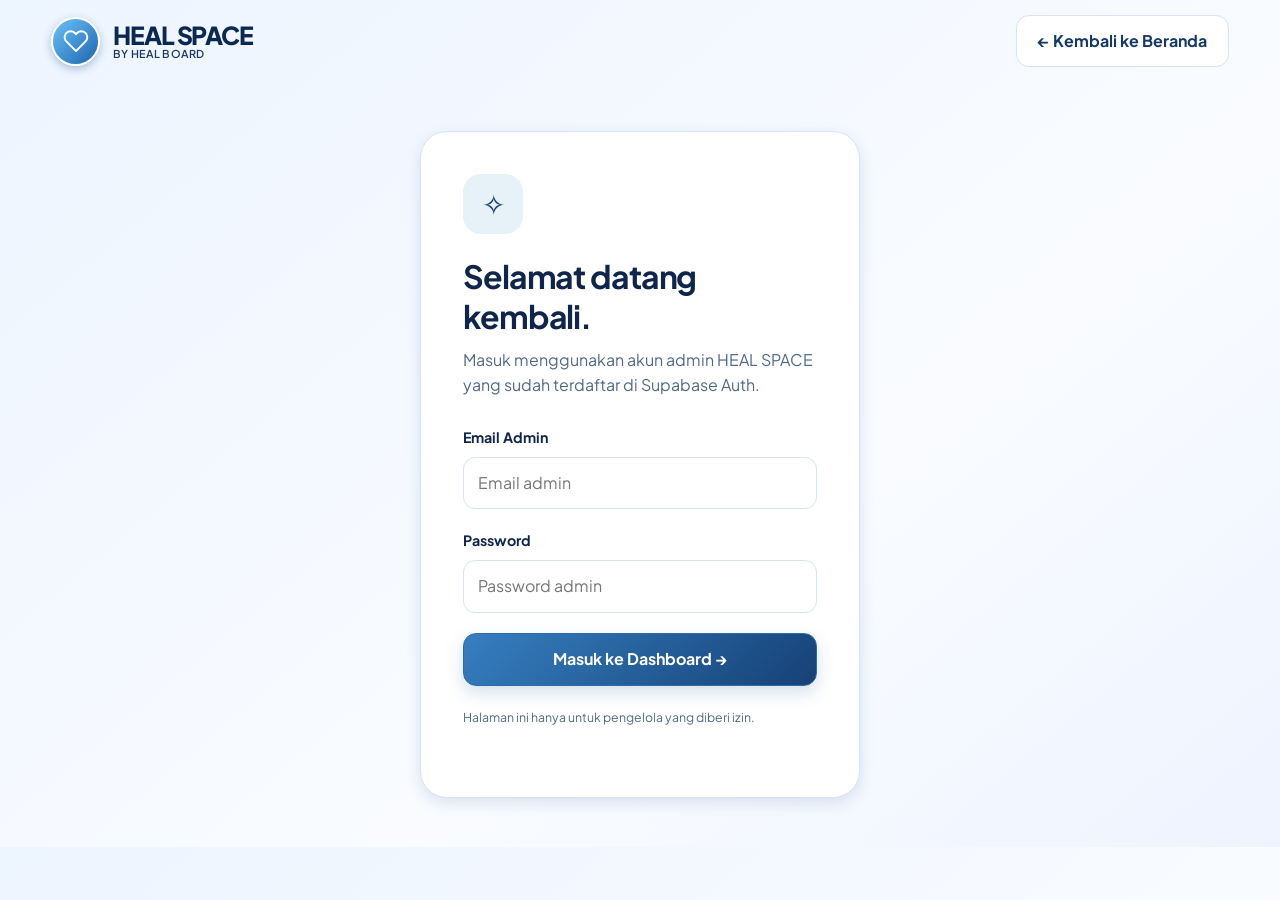
<file: login.html>
<!doctype html>
<html lang="id">
  <head>
    <link
      rel="icon"
      type="image/png"
      sizes="512x512"
      href="/assets/favicon.png"
    />
    <link rel="shortcut icon" href="/favicon.ico" />
    <link
      rel="apple-touch-icon"
      sizes="180x180"
      href="/assets/apple-touch-icon.png"
    />
    <meta charset="utf-8" />
    <meta name="viewport" content="width=device-width,initial-scale=1" />
    <meta name="robots" content="noindex,nofollow" />
    <title>Login Admin | HEAL SPACE</title>
    <link rel="stylesheet" href="/css/style.css" />
    <link rel="stylesheet" href="/css/reference-design.css" />
    <link rel="stylesheet" href="/css/responsive-unisex.css?v=6" />
    <link rel="stylesheet" href="/css/cta-mobile-fix.css?v=6" />
  </head>
  <body>
    <header class="container">
      <nav class="topbar">
        <a class="brand" href="/index.html"
          ><span class="brand-mark" data-ui-icon="heart"></span
          ><span>HEAL SPACE<small>BY HEAL BOARD</small></span></a
        ><a href="/index.html" class="btn btn-light">← Kembali ke Beranda</a>
      </nav>
    </header>
    <main class="container login-wrap">
      <section class="login-card">
        <div class="login-mark">✧</div>
        <h1>Selamat datang kembali.</h1>
        <p>
          Masuk menggunakan akun admin HEAL SPACE yang sudah terdaftar di
          Supabase Auth.
        </p>
        <form id="login-form">
          <div class="field">
            <label for="email">Email Admin</label
            ><input
              id="email"
              class="input"
              type="email"
              autocomplete="username"
              required
              placeholder="Email admin"
            />
          </div>
          <div class="field">
            <label for="password">Password</label
            ><input
              id="password"
              class="input"
              type="password"
              autocomplete="current-password"
              required
              placeholder="Password admin"
            />
          </div>
          <p class="status info" hidden id="login-status" role="alert"></p>
          <button
            type="submit"
            id="login-submit"
            class="btn btn-primary btn-block"
          >
            Masuk ke Dashboard →
          </button>
        </form>
        <p class="mini" style="margin-top: 22px">
          Halaman ini hanya untuk pengelola yang diberi izin.
        </p>
      </section>
    </main>
    <script type="module" src="/js/login.js"></script>
    <script type="module" src="/js/icons.js"></script>
  </body>
</html>
</file>
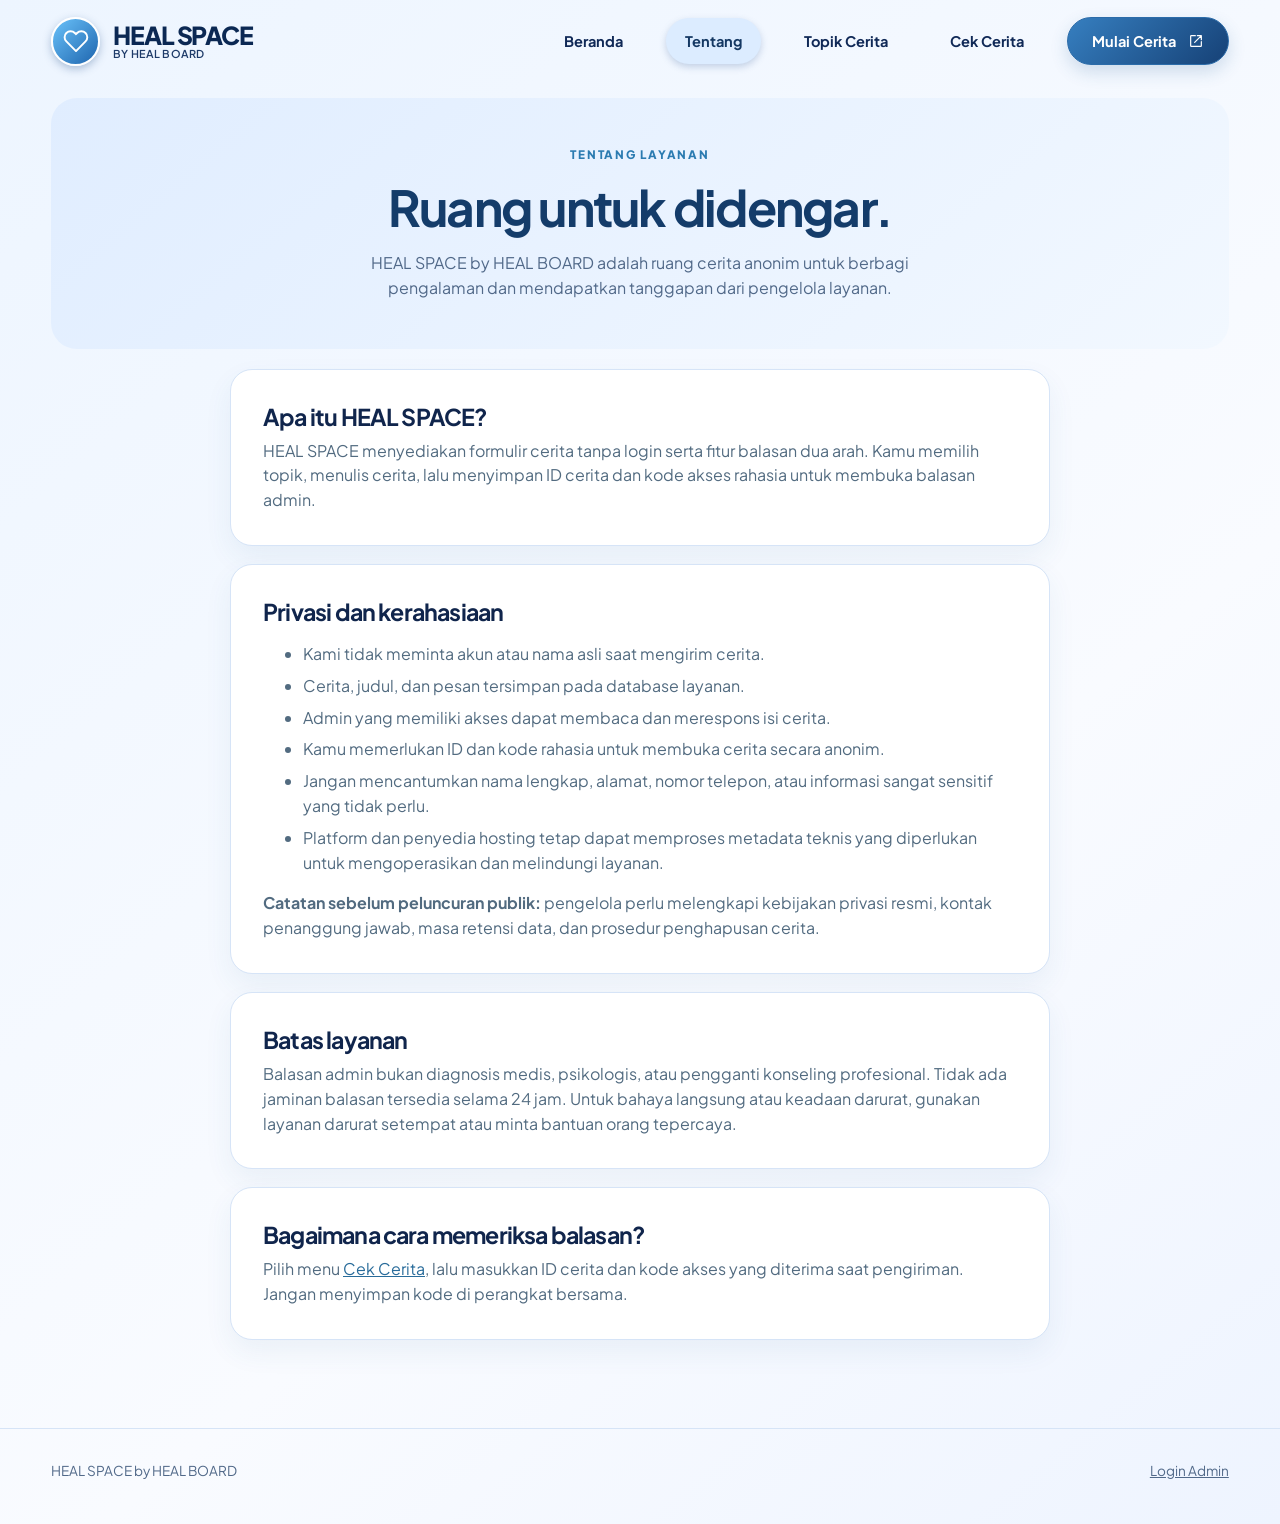
<file: tentang.html>
<!doctype html>
<html lang="id">
  <head>
    <link
      rel="icon"
      type="image/png"
      sizes="512x512"
      href="/assets/favicon.png"
    />
    <link rel="shortcut icon" href="/favicon.ico" />
    <link
      rel="apple-touch-icon"
      sizes="180x180"
      href="/assets/apple-touch-icon.png"
    />
    <meta charset="utf-8" />
    <meta name="viewport" content="width=device-width,initial-scale=1" />
    <meta
      name="description"
      content="Kenali cara kerja, keamanan, dan batas layanan HEAL SPACE by HEAL BOARD."
    />
    <title>Tentang dan Privasi | HEAL SPACE</title>
    <link rel="stylesheet" href="/css/style.css" />
    <link rel="stylesheet" href="/css/reference-design.css" />
    <link rel="stylesheet" href="/css/responsive-unisex.css?v=6" />
    <link rel="stylesheet" href="/css/cta-mobile-fix.css?v=6" />
  </head>
  <body>
    <header class="container">
      <nav class="topbar">
        <a class="brand" href="/index.html"
          ><span class="brand-mark" data-ui-icon="heart"></span
          ><span>HEAL SPACE<small>BY HEAL BOARD</small></span></a
        ><button
          class="nav-toggle"
          id="nav-toggle"
          aria-label="Buka menu"
          aria-expanded="false"
          data-ui-icon="menu"
        ></button>
        <div class="navlinks" id="navlinks">
          <a href="/index.html">Beranda</a
          ><a class="active" href="/tentang.html">Tentang</a
          ><a href="/index.html#topik">Topik Cerita</a
          ><a href="/cek-cerita.html">Cek Cerita</a
          ><a class="btn btn-primary" href="/cerita.html"
            >Mulai Cerita
            <span class="inline-action-icon" data-ui-icon="external"></span
          ></a>
        </div>
      </nav>
    </header>
    <main class="container">
      <section class="page-hero">
        <span class="kicker">Tentang layanan</span>
        <h1>Ruang untuk didengar.</h1>
        <p>
          HEAL SPACE by HEAL BOARD adalah ruang cerita anonim untuk berbagi
          pengalaman dan mendapatkan tanggapan dari pengelola layanan.
        </p>
      </section>
      <div class="informational">
        <article class="panel">
          <h2>Apa itu HEAL SPACE?</h2>
          <p>
            HEAL SPACE menyediakan formulir cerita tanpa login serta fitur
            balasan dua arah. Kamu memilih topik, menulis cerita, lalu menyimpan
            ID cerita dan kode akses rahasia untuk membuka balasan admin.
          </p>
        </article>
        <article class="panel">
          <h2>Privasi dan kerahasiaan</h2>
          <ul>
            <li>
              Kami tidak meminta akun atau nama asli saat mengirim cerita.
            </li>
            <li>Cerita, judul, dan pesan tersimpan pada database layanan.</li>
            <li>
              Admin yang memiliki akses dapat membaca dan merespons isi cerita.
            </li>
            <li>
              Kamu memerlukan ID dan kode rahasia untuk membuka cerita secara
              anonim.
            </li>
            <li>
              Jangan mencantumkan nama lengkap, alamat, nomor telepon, atau
              informasi sangat sensitif yang tidak perlu.
            </li>
            <li>
              Platform dan penyedia hosting tetap dapat memproses metadata
              teknis yang diperlukan untuk mengoperasikan dan melindungi
              layanan.
            </li>
          </ul>
          <p>
            <strong>Catatan sebelum peluncuran publik:</strong> pengelola perlu
            melengkapi kebijakan privasi resmi, kontak penanggung jawab, masa
            retensi data, dan prosedur penghapusan cerita.
          </p>
        </article>
        <article class="panel">
          <h2>Batas layanan</h2>
          <p>
            Balasan admin bukan diagnosis medis, psikologis, atau pengganti
            konseling profesional. Tidak ada jaminan balasan tersedia selama 24
            jam. Untuk bahaya langsung atau keadaan darurat, gunakan layanan
            darurat setempat atau minta bantuan orang tepercaya.
          </p>
        </article>
        <article class="panel">
          <h2>Bagaimana cara memeriksa balasan?</h2>
          <p>
            Pilih menu
            <a
              href="/cek-cerita.html"
              style="color: #286b9a; text-decoration: underline"
              >Cek Cerita</a
            >, lalu masukkan ID cerita dan kode akses yang diterima saat
            pengiriman. Jangan menyimpan kode di perangkat bersama.
          </p>
        </article>
      </div>
    </main>
    <footer class="container footer">
      <div>HEAL SPACE by HEAL BOARD</div>
      <a href="/admin">Login Admin</a>
    </footer>
    <script type="module" src="/js/main.js"></script>
    <script type="module" src="/js/icons.js"></script>
  </body>
</html>
</file>
<file: css/style.css>
@import url('https://fonts.googleapis.com/css2?family=DM+Sans:wght@400;500;600;700&family=Plus+Jakarta+Sans:wght@400;500;600;700;800&display=swap');

:root {
    --navy: #203e64;
    --blue: #386c9d;
    --blue2: #5d91b9;
    --mint: #d9f0ed;
    --surface: #fff;
    --bg: #f4f8fb;
    --line: #e2ebf3;
    --text: #20374f;
    --muted: #70839a;
    --danger: #bd4057;
    --success: #197960;
    --shadow: 0 18px 55px rgba(32, 62, 100, .09);
    --radius: 22px
}

* {
    box-sizing: border-box
}

html {
    scroll-behavior: smooth
}

body {
    margin: 0;
    font-family: 'DM Sans', sans-serif;
    background: var(--bg);
    color: var(--text);
    line-height: 1.55
}

h1,
h2,
h3,
h4 {
    font-family: 'Plus Jakarta Sans', sans-serif;
    line-height: 1.25;
    letter-spacing: -.035em;
    margin: 0
}

h1 {
    font-size: clamp(2.2rem, 5.7vw, 4.5rem)
}

h2 {
    font-size: clamp(1.65rem, 3vw, 2.55rem)
}

h3 {
    font-size: 1.12rem
}

p {
    margin: .5rem 0 0
}

a {
    color: inherit;
    text-decoration: none
}

button,
input,
textarea,
select {
    font: inherit
}

button {
    cursor: pointer
}

button:disabled {
    opacity: .6;
    cursor: not-allowed
}

::selection {
    background: #bbdce9
}

.container {
    max-width: 1160px;
    padding: 0 24px;
    margin: auto
}

.topbar {
    height: 78px;
    display: flex;
    align-items: center;
    justify-content: space-between;
    gap: 18px
}

.brand {
    display: inline-flex;
    align-items: center;
    gap: 12px;
    font-family: 'Plus Jakarta Sans', sans-serif;
    font-weight: 800;
    letter-spacing: -.045em;
    font-size: 1.22rem;
    white-space: nowrap
}

.brand-mark {
    width: 40px;
    height: 40px;
    display: grid;
    place-items: center;
    border-radius: 14px;
    background: var(--navy);
    color: white;
    font-size: 22px
}

.brand small {
    display: block;
    font-size: .6rem;
    letter-spacing: .15em;
    font-weight: 700;
    color: var(--blue2);
    margin-top: -2px
}

.navlinks {
    display: flex;
    align-items: center;
    gap: 26px;
    font-size: .91rem;
    font-weight: 600;
    color: #57718d
}

.navlinks a:hover,
.navlinks a.active {
    color: var(--navy)
}

.nav-toggle {
    display: none
}

.btn {
    display: inline-flex;
    align-items: center;
    justify-content: center;
    gap: 9px;
    padding: 13px 21px;
    border-radius: 13px;
    border: 1px solid transparent;
    font-weight: 700;
    transition: transform .15s, background .15s;
    white-space: nowrap
}

.btn:hover {
    transform: translateY(-1px)
}

.btn-primary {
    background: var(--navy);
    color: #fff
}

.btn-primary:hover {
    background: #2b5789
}

.btn-light {
    background: white;
    color: var(--navy);
    border-color: var(--line)
}

.btn-outline {
    background: transparent;
    border-color: #bad0e0;
    color: var(--navy)
}

.btn-block {
    width: 100%
}

.hero {
    position: relative;
    overflow: hidden;
    border-radius: 34px;
    background: linear-gradient(114deg, #dbe9f6, #e9f5f4 80%);
    min-height: 478px;
    display: grid;
    grid-template-columns: 1.1fr .9fr;
    align-items: center;
    padding: 65px clamp(25px, 6vw, 80px);
    margin: 20px 0 30px
}

.hero::before,
.hero::after {
    content: '';
    position: absolute;
    border-radius: 50%;
    border: 1px solid #c8dced;
    pointer-events: none
}

.hero::before {
    width: 420px;
    height: 420px;
    right: -110px;
    top: -175px
}

.hero::after {
    width: 540px;
    height: 540px;
    right: -85px;
    bottom: -385px
}

.hero-content {
    position: relative;
    z-index: 1
}

.eyebrow {
    display: inline-flex;
    align-items: center;
    gap: 8px;
    font-size: .75rem;
    font-weight: 800;
    text-transform: uppercase;
    letter-spacing: .13em;
    color: #3b7a92;
    margin-bottom: 22px
}

.dot {
    width: 8px;
    height: 8px;
    border-radius: 50%;
    background: #53ad9e
}

.hero h1 {
    max-width: 650px
}

.hero h1 em {
    color: #4d7fa4;
    font-style: normal
}

.hero p {
    color: #58728c;
    max-width: 505px;
    margin: 19px 0 28px;
    font-size: 1.03rem
}

.actions {
    display: flex;
    flex-wrap: wrap;
    gap: 12px
}

.hero-art {
    position: relative;
    min-height: 320px;
    display: flex;
    align-items: center;
    justify-content: center
}

.illustration {
    width: min(100%, 410px);
    filter: drop-shadow(0 25px 35px rgba(41, 83, 113, .13))
}

.floating-pill {
    position: absolute;
    background: #fff;
    border: 1px solid #e5eff6;
    border-radius: 15px;
    padding: 12px 16px;
    box-shadow: var(--shadow);
    font-size: .79rem;
    font-weight: 700;
    color: #446682;
    z-index: 2
}

.pill-one {
    top: 15%;
    left: -3%
}

.pill-two {
    bottom: 8%;
    right: -4%
}

.trust-bar {
    display: grid;
    grid-template-columns: repeat(3, 1fr);
    gap: 14px;
    margin: 28px 0 85px
}

.trust {
    display: flex;
    align-items: center;
    gap: 14px;
    border: 1px solid var(--line);
    border-radius: 18px;
    padding: 20px;
    background: #fff
}

.iconbox {
    display: grid;
    place-items: center;
    width: 44px;
    height: 44px;
    border-radius: 15px;
    background: #e8f4fa;
    color: #326a93;
    font-size: 1.25rem;
    flex: none
}

.trust strong {
    display: block;
    font-size: .91rem
}

.trust small {
    display: block;
    color: var(--muted);
    font-size: .78rem;
    margin-top: 1px
}

.section {
    padding-bottom: 88px
}

.section-head {
    display: flex;
    justify-content: space-between;
    align-items: end;
    gap: 20px;
    margin-bottom: 25px
}

.kicker {
    color: #4c829a;
    text-transform: uppercase;
    font-weight: 800;
    font-size: .73rem;
    letter-spacing: .15em;
    display: block;
    margin-bottom: 12px
}

.section-head p,
.center-head p {
    color: var(--muted);
    max-width: 530px;
    margin-top: 10px
}

.center-head {
    text-align: center;
    margin-bottom: 28px
}

.center-head p {
    margin: 10px auto 0
}

.topic-grid {
    display: grid;
    grid-template-columns: repeat(5, 1fr);
    gap: 15px
}

.topic-card {
    display: flex;
    flex-direction: column;
    align-items: flex-start;
    min-height: 188px;
    border: 1px solid var(--line);
    padding: 24px 19px;
    border-radius: 21px;
    background: #fff;
    transition: transform .15s, border-color .15s;
    cursor: pointer;
    text-align: left;
    color: var(--text);
    width: 100%
}

.topic-card:hover,
.topic-card.selected {
    border-color: #79adc8;
    transform: translateY(-3px);
    background: #f8fcff
}

.topic-card .iconbox {
    width: 51px;
    height: 51px;
    margin-bottom: 22px
}

.topic-card strong {
    font-family: 'Plus Jakarta Sans';
    font-size: .88rem
}

.topic-card small {
    display: block;
    color: var(--muted);
    font-size: .75rem;
    margin-top: 7px
}

.step-grid {
    display: grid;
    grid-template-columns: repeat(3, 1fr);
    gap: 18px
}

.step {
    padding: 27px;
    border: 1px solid var(--line);
    background: #fff;
    border-radius: 21px
}

.step-index {
    font-size: .84rem;
    color: var(--blue2);
    font-weight: 800;
    margin-bottom: 24px
}

.step h3 {
    margin-bottom: 8px
}

.step p {
    font-size: .9rem;
    color: var(--muted)
}

.cta {
    background: var(--navy);
    color: white;
    border-radius: 28px;
    padding: 48px 56px;
    display: flex;
    justify-content: space-between;
    align-items: center;
    gap: 25px
}

.cta p {
    color: #cbdae9;
    max-width: 550px
}

.cta .btn {
    background: white;
    color: var(--navy)
}

.footer {
    display: flex;
    justify-content: space-between;
    gap: 20px;
    align-items: center;
    border-top: 1px solid var(--line);
    padding: 31px 0 43px;
    margin-top: 65px;
    font-size: .85rem;
    color: var(--muted)
}

.footer a {
    text-decoration: underline
}

.page-hero {
    text-align: center;
    padding: 65px 0 34px
}

.page-hero h1 {
    font-size: clamp(2rem, 4vw, 3.1rem)
}

.page-hero p {
    max-width: 570px;
    color: var(--muted);
    margin: 13px auto 0
}

.content-layout {
    display: grid;
    grid-template-columns: minmax(0, 1fr) 315px;
    gap: 24px;
    align-items: start;
    max-width: 1040px;
    margin: 20px auto 90px
}

.panel {
    padding: 32px;
    background: #fff;
    border-radius: 22px;
    border: 1px solid var(--line);
    box-shadow: 0 10px 30px rgba(23, 62, 105, .035)
}

.panel h2 {
    font-size: 1.45rem
}

.panel p.sub {
    color: var(--muted);
    font-size: .9rem;
    margin-bottom: 24px
}

.field {
    margin-bottom: 20px
}

.field label {
    display: block;
    font-weight: 700;
    font-size: .89rem;
    margin-bottom: 9px
}

.input,
.textarea,
.select {
    width: 100%;
    border: 1px solid #d7e4ee;
    background: #fff;
    border-radius: 12px;
    padding: 13px 14px;
    color: var(--text);
    outline: none;
    transition: border-color .15s, box-shadow .15s
}

.input:focus,
.textarea:focus,
.select:focus {
    border-color: #5d98ba;
    box-shadow: 0 0 0 3px #dbeefa
}

.textarea {
    min-height: 190px;
    resize: vertical
}

.field-note {
    font-size: .79rem;
    color: var(--muted);
    margin-top: 7px
}

.hint {
    background: #f0f7fc;
    border: 1px solid #d9e9f5;
    border-radius: 16px;
    padding: 20px;
    margin-bottom: 18px;
    font-size: .87rem;
    color: #4d6981
}

.hint strong {
    display: block;
    color: var(--navy);
    margin-bottom: 7px
}

.hint ul {
    padding-left: 19px;
    margin: 9px 0 0
}

.form-actions {
    display: flex;
    align-items: center;
    justify-content: space-between;
    gap: 12px
}

.status {
    padding: 14px 16px;
    border-radius: 13px;
    font-size: .87rem;
    margin: 18px 0;
    white-space: pre-wrap
}

.status.error {
    background: #fff1f3;
    border: 1px solid #ffd4dd;
    color: #a9344a
}

.status.success {
    background: #ecfaf3;
    border: 1px solid #c7ebd8;
    color: #207457
}

.status.info {
    background: #eaf5fc;
    border: 1px solid #cde5f5;
    color: #326d98
}

.hidden {
    display: none !important
}

.code-card {
    border: 1px solid #b7d6e9;
    background: #f0f8fc;
    padding: 24px;
    border-radius: 18px;
    margin-top: 20px
}

.code {
    overflow-wrap: anywhere;
    padding: 13px 16px;
    background: white;
    border: 1px solid #d7e7f2;
    border-radius: 12px;
    font-family: monospace;
    font-size: .87rem;
    letter-spacing: .025em;
    margin: 8px 0 13px
}

.split {
    display: flex;
    gap: 9px;
    flex-wrap: wrap
}

.mini {
    font-size: .77rem;
    color: var(--muted)
}

.chat {
    display: flex;
    flex-direction: column;
    gap: 14px;
    margin: 22px 0;
    border: 1px solid var(--line);
    border-radius: 18px;
    padding: 22px;
    background: #f8fbfd;
    max-height: 530px;
    overflow: auto
}

.bubble {
    max-width: 83%;
    padding: 14px 18px;
    border-radius: 17px;
    background: white;
    border: 1px solid #e4edf5;
    align-self: flex-start;
    overflow-wrap: anywhere;
    white-space: pre-wrap;
    font-size: .91rem
}

.bubble.admin {
    align-self: flex-end;
    background: #dfecf6;
    border-color: #cfdfef
}

.bubble-label {
    display: block;
    color: #58829d;
    font-size: .7rem;
    font-weight: 800;
    margin-bottom: 6px
}

.bubble-date {
    display: block;
    color: #8ca0b1;
    font-size: .69rem;
    margin-top: 8px
}

.story-original {
    background: #f2f7fb;
    border-radius: 17px;
    padding: 20px;
    border: 1px solid var(--line);
    white-space: pre-wrap;
    overflow-wrap: anywhere
}

.story-head {
    display: flex;
    align-items: center;
    justify-content: space-between;
    gap: 12px
}

.badge {
    display: inline-flex;
    padding: 6px 12px;
    border-radius: 40px;
    background: #e8f1fa;
    color: #396c94;
    font-size: .73rem;
    font-weight: 800
}

.badge.selesai {
    background: #e0f7eb;
    color: #15734e
}

.badge.diproses {
    background: #fff1d9;
    color: #966622
}

.informational {
    max-width: 820px;
    margin: 12px auto 88px
}

.informational .panel {
    margin-bottom: 18px
}

.informational p,
.informational li {
    color: #526b80
}

.informational li {
    margin: 7px 0
}

.note-separator {
    height: 1px;
    background: var(--line);
    margin: 24px 0
}

.admin-body {
    background: #f4f7fb
}

.admin-app {
    display: grid;
    grid-template-columns: 260px minmax(0, 1fr);
    min-height: 100vh
}

.sidebar {
    background: linear-gradient(180deg, #233f67, #2c5a86);
    color: white;
    padding: 29px 22px;
    display: flex;
    flex-direction: column;
    min-height: 100vh
}

.sidebar .brand-mark {
    background: #ffffff2b
}

.sidebar .brand small {
    color: #c7e0f1
}

.sidebar-links {
    display: grid;
    gap: 7px;
    margin-top: 65px
}

.sidebar-links a {
    display: flex;
    align-items: center;
    gap: 12px;
    padding: 13px 15px;
    border-radius: 12px;
    font-size: .9rem;
    font-weight: 600;
    color: #d9e6f1
}

.sidebar-links a:hover,
.sidebar-links a.active {
    background: #ffffff27;
    color: white
}

.side-footer {
    margin-top: auto;
    padding-top: 32px;
    font-size: .78rem;
    color: #bad4e9
}

.admin-main {
    padding: 30px clamp(22px, 4vw, 55px) 70px;
    min-width: 0
}

.admin-top {
    display: flex;
    align-items: center;
    justify-content: space-between;
    gap: 20px;
    margin-bottom: 26px
}

.admin-top h1 {
    font-size: 1.8rem
}

.admin-top p {
    color: var(--muted);
    font-size: .88rem
}

.admin-hero {
    background: linear-gradient(110deg, #dbeaf7, #d9f2ef);
    border-radius: 24px;
    padding: 33px 38px;
    display: flex;
    align-items: center;
    justify-content: space-between;
    gap: 22px;
    margin-bottom: 23px
}

.admin-hero h2 {
    font-size: 1.65rem
}

.admin-hero p {
    color: #54738b
}

.admin-symbol {
    width: 110px;
    height: 110px;
    background: #ffffff7a;
    border-radius: 30px;
    display: grid;
    place-items: center;
    font-size: 55px;
    color: var(--navy)
}

.stats {
    display: grid;
    grid-template-columns: repeat(4, 1fr);
    gap: 16px;
    margin-bottom: 25px
}

.stat {
    background: #fff;
    border: 1px solid var(--line);
    border-radius: 18px;
    padding: 23px
}

.stat span {
    color: var(--muted);
    font-size: .83rem;
    display: block
}

.stat strong {
    font: 800 2rem 'Plus Jakarta Sans';
    display: block;
    margin-top: 12px
}

.admin-grid {
    display: grid;
    grid-template-columns: 1.3fr 1fr;
    gap: 20px
}

.table-scroll {
    overflow: auto
}

.data-table {
    width: 100%;
    border-collapse: collapse;
    text-align: left;
    min-width: 560px
}

.data-table th,
.data-table td {
    padding: 14px 12px;
    border-bottom: 1px solid #e8eef4;
    font-size: .85rem
}

.data-table th {
    color: #8091a0;
    font-size: .75rem;
    font-weight: 800
}

.data-table tr:last-child td {
    border-bottom: 0
}

.data-table tr:hover td {
    background: #fafcff
}

.table-link {
    font-weight: 700;
    color: #286b9a;
    text-decoration: underline;
    text-underline-offset: 3px
}

.chart-bars {
    display: flex;
    flex-direction: column;
    gap: 16px;
    margin-top: 24px
}

.chart-row {
    display: grid;
    grid-template-columns: 135px 1fr 35px;
    align-items: center;
    gap: 12px;
    font-size: .81rem
}

.track {
    height: 11px;
    background: #edf2f7;
    border-radius: 20px;
    overflow: hidden
}

.fill {
    height: 100%;
    background: #5897bd;
    border-radius: 20px
}

.admin-toolbar {
    display: flex;
    gap: 11px;
    justify-content: space-between;
    align-items: center;
    flex-wrap: wrap;
    margin-bottom: 18px
}

.admin-toolbar .select {
    width: auto;
    min-width: 168px
}

.login-wrap {
    min-height: calc(100vh - 135px);
    display: grid;
    place-items: center;
    padding: 40px 0
}

.login-card {
    max-width: 440px;
    width: 100%;
    padding: 42px;
    background: white;
    border: 1px solid var(--line);
    border-radius: 27px;
    box-shadow: var(--shadow)
}

.login-card h1 {
    font-size: 2rem
}

.login-card p {
    color: var(--muted);
    margin: 12px 0 28px
}

.login-mark {
    width: 60px;
    height: 60px;
    margin-bottom: 22px;
    border-radius: 18px;
    background: #e6f1f8;
    color: var(--navy);
    display: grid;
    place-items: center;
    font-size: 28px
}

.muted {
    color: var(--muted)
}

.loading {
    opacity: .65;
    pointer-events: none
}

.admin-mobile-head {
    display: none
}

@media(max-width:1000px) {
    .topic-grid {
        grid-template-columns: repeat(3, 1fr)
    }

    .stats {
        grid-template-columns: repeat(2, 1fr)
    }

    .admin-grid {
        grid-template-columns: 1fr
    }

    .trust-bar {
        gap: 8px
    }
}

@media(max-width:750px) {
    .container {
        padding: 0 17px
    }

    .topbar {
        height: 70px
    }

    .nav-toggle {
        display: inline-flex;
        align-items: center;
        justify-content: center;
        background: white;
        border: 1px solid var(--line);
        width: 42px;
        height: 42px;
        border-radius: 11px;
        font-size: 20px
    }

    .navlinks {
        display: none;
        position: absolute;
        top: 68px;
        right: 17px;
        left: 17px;
        background: white;
        flex-direction: column;
        padding: 20px;
        gap: 20px;
        border-radius: 18px;
        box-shadow: var(--shadow);
        border: 1px solid var(--line);
        z-index: 10
    }

    .navlinks.open {
        display: flex
    }

    .navlinks .btn {
        width: 100%
    }

    .hero {
        grid-template-columns: 1fr;
        padding: 40px 25px 28px;
        min-height: auto
    }

    .hero-art {
        min-height: 250px;
        margin-top: 10px
    }

    .hero h1 {
        font-size: 2.65rem
    }

    .floating-pill {
        font-size: .68rem
    }

    .trust-bar {
        grid-template-columns: 1fr;
        margin-bottom: 65px
    }

    .trust {
        padding: 14px 17px
    }

    .topic-grid {
        grid-template-columns: repeat(2, 1fr)
    }

    .step-grid {
        grid-template-columns: 1fr
    }

    .section {
        padding-bottom: 65px
    }

    .cta {
        padding: 34px 26px;
        display: block
    }

    .cta .btn {
        margin-top: 22px
    }

    .footer {
        flex-direction: column;
        align-items: start
    }

    .content-layout {
        grid-template-columns: 1fr;
        gap: 14px
    }

    .panel {
        padding: 23px
    }

    .page-hero {
        padding: 45px 0 20px
    }

    .admin-app {
        grid-template-columns: 1fr
    }

    .sidebar {
        display: none
    }

    .admin-mobile-head {
        display: flex;
        justify-content: space-between;
        align-items: center;
        background: #25486e;
        color: white;
        padding: 14px 20px
    }

    .admin-mobile-head a {
        font-size: .81rem
    }

    .admin-main {
        padding: 24px 16px 55px
    }

    .admin-top {
        align-items: start
    }

    .admin-hero {
        padding: 26px
    }

    .admin-symbol {
        display: none
    }

    .chart-row {
        grid-template-columns: 95px 1fr 25px
    }

    .login-card {
        padding: 28px
    }
}

@media(max-width:410px) {
    .topic-grid {
        grid-template-columns: 1fr
    }

    .topic-card {
        min-height: auto
    }

    .stats {
        grid-template-columns: 1fr 1fr
    }

    .stat {
        padding: 17px
    }

    .stat strong {
        font-size: 1.6rem
    }

    .form-actions {
        align-items: stretch;
        flex-direction: column
    }

    .btn {
        white-space: normal
    }
}

/* HEAL SPACE 2.0: gender-neutral soft-blue design, aligned to approved mockup */
:root {
    --navy: #12355e;
    --blue: #357dc1;
    --blue2: #6fa5d6;
    --mint: #dff4ef;
    --bg: #f3f8ff;
    --line: #d7e5f6;
    --text: #142d4e;
    --muted: #56708e;
    --shadow: 0 15px 40px rgba(39, 87, 151, .10)
}

body {
    background: radial-gradient(ellipse at 14% 11%, #e4efff 0, transparent 31%), radial-gradient(ellipse at 97% 30%, #e4f5fb 0, transparent 38%), #f3f8ff
}

.topbar {
    height: 86px
}

.brand-mark {
    background: linear-gradient(145deg, #4db2ec, #2c64ae);
    border-radius: 18px;
    box-shadow: 0 4px 13px #417cbb3d;
    font-size: 26px
}

.brand {
    color: #122e58
}

.brand small {
    color: #357cb8;
    letter-spacing: .025em;
    font-size: .72rem
}

.navlinks>a:not(.btn) {
    border-radius: 999px;
    padding: 10px 16px;
    transition: background .2s
}

.navlinks>a:not(.btn):hover,
.navlinks>a.active:not(.btn) {
    background: #dcecff;
    color: #143863
}

.btn-primary {
    background: linear-gradient(135deg, #367fc0, #164176);
    box-shadow: 0 7px 17px #245e9630;
    border: 1px solid #2c6ca9
}

.btn-primary:hover {
    background: linear-gradient(135deg, #2c71af, #103864)
}

.hero-unisex {
    padding: 0 0 0 52px;
    min-height: 408px;
    overflow: hidden;
    display: grid;
    grid-template-columns: 43% 57%;
    background: linear-gradient(125deg, #d3e5fc 0%, #e6f0ff 49%, #c6defb 100%);
    border: 1px solid #d4e6fa;
    box-shadow: var(--shadow);
    border-radius: 40px;
    margin-top: 14px;
    align-items: center
}

.hero-unisex .hero-content {
    position: relative;
    z-index: 2;
    padding: 35px 0
}

.hero-unisex h1 {
    font-size: clamp(2.6rem, 5vw, 4.85rem);
    font-weight: 800;
    line-height: 1.04;
    letter-spacing: -.05em;
    color: #0f2c52;
    white-space: nowrap
}

.hero-unisex .hero-by {
    display: block;
    font-size: clamp(1.4rem, 2.4vw, 2.3rem);
    letter-spacing: -.032em;
    color: #377bb9;
    margin: 9px 0 15px;
    white-space: nowrap
}

.hero-unisex p {
    max-width: 440px;
    color: #264669;
    font-size: 1rem;
    line-height: 1.75;
    margin: 0 0 19px
}

.hero-unisex .eyebrow {
    background: #ffffff9c;
    display: inline-flex;
    color: #204b7a;
    border-radius: 999px;
    border: 1px solid white;
    padding: 8px 17px;
    margin: 0 0 18px;
    box-shadow: 0 4px 12px #28568d1a
}

.hero-unisex .hero-caption {
    font-size: .76rem;
    color: #456c96;
    margin-top: 14px
}

.hero-unisex .hero-art-unisex {
    height: 100%;
    min-height: 400px;
    display: block;
    position: relative;
    overflow: hidden
}

.hero-people {
    height: 100%;
    width: 100%;
    object-fit: cover;
    object-position: 30% center;
    display: block;
    mix-blend-mode: multiply
}

.trust-bar {
    position: relative;
    margin-top: -22px;
    z-index: 3;
    border-radius: 29px;
    box-shadow: 0 16px 35px #315f9b1b;
    background: rgba(255, 255, 255, .94);
    border: 1px solid #d8e6f5
}

.trust .iconbox {
    background: linear-gradient(135deg, #d6ecff, #daeff0);
    color: #1b5585
}

.section-head h2,
.center-head h2 {
    text-align: center
}

.section-head {
    justify-content: center;
    text-align: center
}

.section-head p {
    margin-inline: auto
}

.kicker {
    color: #2b7bb1
}

.topic-grid {
    gap: 14px
}

.topic-card {
    border: 2px solid white;
    box-shadow: 0 9px 24px #356ca91a;
    border-radius: 24px;
    background: linear-gradient(155deg, #f2f8ff, #e3f2ff);
    min-height: 219px
}

.topic-card:nth-child(2) {
    background: linear-gradient(155deg, #eff2ff, #e1ebff)
}

.topic-card:nth-child(3) {
    background: linear-gradient(155deg, #f0fbf9, #d9f2f0)
}

.topic-card:nth-child(4) {
    background: linear-gradient(155deg, #fff8f5, #f4e7eb)
}

.topic-card:nth-child(5) {
    background: linear-gradient(155deg, #f5f7ff, #e6ebfb)
}

.topic-card .iconbox {
    background: #ffffffa8;
    color: #2e6aaa;
    border-radius: 18px;
    box-shadow: 0 5px 13px #17457e16
}

.topic-card:hover {
    box-shadow: 0 16px 30px #356ca92d
}

.step {
    border: 1px solid #d8e8f6;
    box-shadow: 0 5px 20px #356ca90f
}

.cta {
    background: linear-gradient(110deg, #c5dfff, #dbf1f6);
    color: #14345c;
    box-shadow: var(--shadow)
}

.cta p {
    color: #3d668a
}

.cta .btn {
    background: #194c82;
    color: white
}

.panel {
    box-shadow: 0 12px 28px #2a5e8e12
}

.page-hero {
    background: linear-gradient(140deg, #e0edff, #f2f8ff);
    border-radius: 26px;
    padding: 48px 18px;
    margin: 16px 0 20px
}

.page-hero h1 {
    color: #143c6a
}

.hint {
    background: #e8f3ff;
    border-color: #d2e6f8
}

.admin-body {
    background: #f1f7ff
}

.sidebar {
    background: linear-gradient(180deg, #184879, #173861 60%, #12345b)
}

.admin-hero {
    background: linear-gradient(120deg, #d4e6ff, #e8f4ff);
    overflow: hidden;
    min-height: 176px
}

.admin-symbol-photo {
    width: 330px;
    height: 164px;
    background: transparent;
    overflow: hidden;
    border-radius: 20px
}

.admin-symbol-photo img {
    height: 100%;
    width: 100%;
    object-fit: cover;
    object-position: center;
    mix-blend-mode: multiply
}

.stat:nth-child(1) {
    background: #eaf4ff
}

.stat:nth-child(2) {
    background: #f1f4ff
}

.stat:nth-child(3) {
    background: #fff6e9
}

.stat:nth-child(4) {
    background: #eaf8f3
}

.stat {
    border: 1px solid #e0eaf4;
    box-shadow: 0 8px 20px #2f669016
}

.admin-grid>.panel {
    border: 1px solid #dae7f5
}

@media(max-width:900px) {
    .hero-unisex {
        grid-template-columns: 50% 50%;
        padding-left: 30px
    }

    .hero-unisex h1 {
        font-size: 3.2rem
    }

    .hero-unisex .hero-by {
        font-size: 1.8rem
    }

    .hero-unisex .hero-art-unisex {
        min-height: 350px
    }

    .admin-symbol-photo {
        width: 210px
    }
}

@media(max-width:750px) {
    .hero-unisex {
        display: flex;
        flex-direction: column;
        padding: 34px 24px 0;
        border-radius: 27px;
        align-items: stretch;
        margin-top: 9px
    }

    .hero-unisex .hero-content {
        padding: 0
    }

    .hero-unisex h1 {
        font-size: clamp(2.5rem, 10vw, 3.5rem)
    }

    .hero-unisex .hero-by {
        font-size: 1.55rem
    }

    .hero-unisex .hero-art-unisex {
        height: 245px;
        min-height: 245px;
        margin: 4px -24px 0
    }

    .hero-people {
        object-fit: cover;
        object-position: 30% center
    }

    .hero-unisex .hero-caption {
        margin-top: 10px
    }

    .trust-bar {
        margin-top: -4px;
        grid-template-columns: 1fr;
        border-radius: 20px
    }

    .topic-card {
        min-height: 195px
    }

    .page-hero {
        margin: 8px 0
    }

    .admin-hero {
        min-height: unset
    }
}

@media(max-width:460px) {
    .hero-unisex .eyebrow {
        font-size: .77rem
    }

    .hero-unisex h1 {
        font-size: 2.65rem
    }

    .hero-unisex .hero-by {
        font-size: 1.4rem
    }

    .hero-unisex .actions {
        display: flex;
        flex-direction: column;
        align-items: stretch
    }

    .hero-unisex .actions .btn {
        justify-content: center
    }

    .hero-unisex .hero-art-unisex {
        height: 190px;
        min-height: 190px
    }

    .topic-card {
        min-height: 170px
    }

    .topbar {
        height: 72px
    }

    .brand {
        font-size: 1rem
    }

    .brand small {
        font-size: .6rem
    }
}

/* ===== Perbaikan sambungan gambar hero (fade ke panel biru) ===== */
.hero-unisex .hero-art-unisex {
    overflow: hidden
}

.hero-people {
    object-fit: cover;
    object-position: 18% center;
    -webkit-mask-image: linear-gradient(to right, transparent 0%, rgba(0, 0, 0, .55) 12%, #000 28%);
    mask-image: linear-gradient(to right, transparent 0%, rgba(0, 0, 0, .55) 12%, #000 28%)
}

/* Mobile: gambar ada di bawah teks, jadi fade-nya dari atas */
@media(max-width:750px) {
    .hero-people {
        object-position: 25% center;
        -webkit-mask-image: linear-gradient(to bottom, transparent 0%, #000 22%);
        mask-image: linear-gradient(to bottom, transparent 0%, #000 22%)
    }
}
</file>
<file: css/reference-design.css>
/* HEAL SPACE reference-based visual system. All components stay HTML/CSS and accessible. */
:root {
    --navy: #153966;
    --blue: #397fc5;
    --text: #10254c;
    --muted: #516989;
    --bg: #eef5ff;
    --line: #d6e4f7;
    --shadow: 0 5px 15px rgba(38, 76, 137, .14)
}

body {
    background: linear-gradient(140deg, #edf5ff 0%, #f9fbff 62%, #eef4ff 100%);
    color: var(--text);
    font-family: 'Plus Jakarta Sans', sans-serif
}

.container {
    max-width: 1540px;
    padding-inline: clamp(16px, 4vw, 68px)
}

.topbar {
    height: 82px
}

.topbar .brand {
    font-size: 1.55rem;
    color: #0b2853;
    gap: 13px;
    line-height: 1.15
}

.topbar .brand small {
    color: #1e3b69;
    font-size: .68rem;
    letter-spacing: .015em;
    font-weight: 600
}

.brand-mark {
    border-radius: 50%;
    background: linear-gradient(135deg, #6ac2fa, #1e65ae);
    box-shadow: 0 3px 8px #25508756;
    border: 2px solid white;
    font-size: 27px;
    width: 49px;
    height: 49px
}

.navlinks {
    gap: 24px;
    color: #102957;
    font-weight: 700
}

.navlinks a:not(.btn) {
    padding: 12px 19px;
    border-radius: 40px
}

.navlinks a.active {
    background: #d7e9ff;
    box-shadow: 0 3px 7px #486ba147
}

.navlinks .btn {
    border-radius: 42px;
    padding: 12px 24px
}

.hero-unisex {
    min-height: 370px;
    margin: 0 -2vw 0;
    grid-template-columns: 41% 59%;
    background: linear-gradient(110deg, #d8e8ff, #bfd7f9);
    border-radius: 45px;
    padding-left: clamp(30px, 8vw, 130px);
    border: 0;
    box-shadow: none
}

.hero-unisex .hero-content {
    padding: 30px 0 45px
}

.hero-unisex h1 {
    font-size: clamp(2.7rem, 4.2vw, 4.8rem)
}

.hero-unisex .hero-by {
    font-size: clamp(1.25rem, 2.05vw, 2.15rem);
    margin: 0 0 13px
}

.hero-unisex p {
    font-size: clamp(.9rem, 1.13vw, 1.05rem);
    max-width: 420px;
    line-height: 1.55;
    color: #102c5c
}

.hero-unisex .eyebrow {
    font-size: .86rem;
    color: #174071;
    letter-spacing: 0;
    font-weight: 600;
    text-transform: none;
    padding: 9px 20px;
    margin-bottom: 14px
}

.hero-unisex .hero-art-unisex {
    min-height: 365px;
    height: 100%
}

.hero-people {
    object-position: center 46%;
    mix-blend-mode: normal
}

.hero-unisex .btn {
    border-radius: 40px;
    padding: 13px 26px
}

.hero-unisex .btn-light {
    border: 2px solid #1c4c8c;
    background: rgba(255, 255, 255, .75);
    color: #15376a
}

.trust-bar {
    margin: -32px auto 18px;
    display: grid;
    grid-template-columns: repeat(3, 1fr);
    gap: 0;
    padding: 16px 25px;
    max-width: 100%;
    border-radius: 28px;
    box-shadow: 0 12px 28px #214d8933;
    background: #f8fbffef;
    z-index: 5
}

.trust {
    background: transparent;
    border: 0;
    border-radius: 0;
    padding: 9px 28px;
    gap: 22px
}

.trust:not(:last-child) {
    border-right: 1px solid #a7bce0
}

.trust .iconbox {
    height: 66px;
    width: 66px;
    border-radius: 50%;
    background: linear-gradient(130deg, #deefff, #bedaff);
    color: #194c86;
    font-size: 29px
}

.trust:nth-child(2) .iconbox {
    background: linear-gradient(130deg, #dcf7f1, #aee3e8);
    color: #117a84
}

.trust strong {
    font-size: 1rem;
    color: #122a54
}

.trust small {
    font-size: .82rem;
    color: #243e63
}

#topik {
    padding-top: 6px;
    padding-bottom: 16px
}

#topik .section-head {
    margin: 0 auto 20px
}

#topik .section-head h2 {
    font-size: clamp(1.6rem, 2.4vw, 2.2rem);
    color: #102d60
}

#topik .section-head p {
    max-width: none;
    color: #1e3f68;
    font-size: .94rem
}

.topic-grid {
    grid-template-columns: repeat(5, minmax(0, 1fr));
    gap: 13px
}

.topic-card {
    min-height: 199px;
    padding: 18px 22px;
    border: 2px solid white;
    box-shadow: 0 4px 11px #3973af36;
    border-radius: 28px;
    justify-content: flex-end
}

.topic-card .iconbox {
    width: 64px;
    height: 60px;
    margin: 0 0 19px;
    background: transparent !important;
    box-shadow: none !important;
    font-size: 44px;
    color: #4f7fd1
}

.topic-card:nth-child(3) .iconbox {
    color: #e5a940
}

.topic-card:nth-child(4) .iconbox {
    color: #e87f98
}

.topic-card strong {
    font-size: 1.01rem;
    color: #142d5c;
    line-height: 1.36
}

.topic-card small {
    font-size: .82rem;
    color: #1b3355;
    line-height: 1.47
}

.process-section {
    padding-top: 45px
}

.cta {
    background: linear-gradient(110deg, #d2e4ff, #e5ebff);
    border: 1px solid white;
    color: #15315f;
    box-shadow: 0 4px 15px #315fa62b;
    padding: 26px 35px;
    border-radius: 35px
}

.cta h2 {
    font-size: 1.45rem
}

.cta p {
    color: #31527b
}

/* admin dashboard */
.admin-body {
    background: #eff5ff
}

.admin-app {
    grid-template-columns: 275px minmax(0, 1fr)
}

.sidebar {
    background: linear-gradient(145deg, #427bab 0%, #234f83 43%, #17365f 100%);
    border-radius: 0 25px 25px 0;
    padding: 27px 16px 28px;
    box-shadow: 5px 0 14px #285f9c27;
    min-height: 100vh
}

.sidebar .brand {
    align-self: center;
    font-size: 1.32rem;
    white-space: normal;
    line-height: 1.15
}

.sidebar .brand-mark {
    background: linear-gradient(140deg, #54c4ff, #1674c2)
}

.sidebar .brand small {
    letter-spacing: 0;
    font-size: .66rem;
    color: #fff
}

.sidebar-person {
    display: flex;
    flex-direction: column;
    align-items: center;
    gap: 5px;
    margin-top: 34px;
    color: white
}

.sidebar-person img {
    width: 112px;
    height: 112px;
    border: 4px solid white;
    border-radius: 50%;
    object-fit: cover;
    box-shadow: 0 3px 10px #001a4580
}

.sidebar-person strong {
    font-size: 1.3rem;
    margin-top: 6px
}

.sidebar-person span {
    font-size: .88rem
}

.online-dot {
    display: inline-block;
    border-radius: 50%;
    width: 8px;
    height: 8px;
    background: #6bc35e;
    vertical-align: middle;
    margin-left: 3px
}

.sidebar-links {
    margin-top: 30px;
    gap: 6px
}

.sidebar-links a {
    font-size: .96rem;
    padding: 15px 17px;
    font-weight: 600;
    border-radius: 20px;
    color: #f3f8ff
}

.sidebar-links a.active {
    background: linear-gradient(120deg, #f7fbff, #dbeeff);
    color: #153a71;
    box-shadow: 0 3px 10px #082e6380
}

.side-footer {
    background: #ffffff15;
    border: 1px solid #a8cfef;
    border-radius: 24px;
    margin-top: auto;
    padding: 23px 13px;
    text-align: center;
    display: flex;
    flex-direction: column;
    gap: 12px;
    color: white;
    box-shadow: 0 4px 12px #102f534d
}

.side-footer strong {
    font-size: 1.1rem
}

.side-help-icon {
    font-size: 30px
}

.side-help-button {
    padding: 9px 8px;
    border-radius: 24px;
    background: linear-gradient(#fff, #c4e8ff);
    color: #184c83;
    font-weight: 700
}

.admin-main {
    padding: 14px clamp(20px, 2.1vw, 39px) 50px
}

.admin-top {
    margin-bottom: 17px
}

.admin-top h1 {
    font-size: 1.65rem;
    font-weight: 800;
    color: #0c2a5d
}

.admin-top p {
    font-size: .86rem;
    color: #1c3460
}

.admin-top-right {
    display: flex;
    align-items: center;
    gap: 13px
}

.search-shell {
    border: 1px solid #b2c9e8;
    border-radius: 30px;
    background: #f3f7ff;
    box-shadow: 0 2px 6px #1e4d8e37;
    display: flex;
    gap: 12px;
    align-items: center;
    padding: 0 18px;
    height: 44px;
    min-width: min(380px, 28vw);
    font-size: 27px;
    color: #244e88
}

.search-shell input {
    background: transparent;
    border: 0;
    outline: 0;
    min-width: 0;
    width: 100%;
    font-size: .81rem;
    color: #204c80
}

.icon-action {
    position: relative;
    border: 1px solid #c6d9ee;
    box-shadow: 0 3px 8px #345a8e40;
    width: 43px;
    height: 43px;
    border-radius: 50%;
    background: linear-gradient(#fff, #d3e5ff);
    color: #184e8a;
    font-size: 22px
}

.notif-dot {
    position: absolute;
    right: 7px;
    top: 6px;
    background: #f87070;
    width: 8px;
    height: 8px;
    border-radius: 50%
}

.admin-hero {
    position: relative;
    min-height: 215px;
    padding: 21px 30px 20px 42px;
    border-radius: 30px;
    background: linear-gradient(95deg, #d2e6ff, #bbd9fb);
    border: 1px solid white;
    box-shadow: 0 5px 10px #466ea444;
    overflow: hidden
}

.admin-hero h2 {
    font-size: clamp(1.35rem, 2vw, 2rem);
    line-height: 1.25
}

.admin-hero h2 b {
    font-size: 1.5em
}

.admin-banner-text {
    position: relative;
    z-index: 2;
    max-width: 43%
}

.admin-banner-text>span {
    font-weight: 800;
    font-size: 1.25rem;
    color: #346da7
}

.admin-banner-text p {
    color: #1b3966;
    font-size: .86rem;
    margin: 5px 0 10px
}

.admin-banner-text .btn {
    padding: 10px 16px;
    border-radius: 30px;
    font-size: .81rem
}

.admin-symbol-photo {
    width: 54%;
    height: 100%;
    position: absolute;
    right: 0;
    top: 0;
    border-radius: 0
}

.admin-symbol-photo img {
    width: 100%;
    height: 100%;
    object-fit: cover;
    mix-blend-mode: normal;
    object-position: center
}

.stats {
    gap: 13px;
    margin: 17px 0
}

.stat {
    border: 1px solid white;
    border-radius: 25px;
    display: flex;
    align-items: center;
    gap: 13px;
    padding: 17px 18px;
    min-height: 114px;
    box-shadow: 0 3px 9px #355b9144
}

.stat:nth-child(1) {
    background: linear-gradient(120deg, #e0efff, #f2faff)
}

.stat:nth-child(2) {
    background: linear-gradient(120deg, #e4edff, #f5faff)
}

.stat:nth-child(3) {
    background: linear-gradient(120deg, #fff2da, #f9fbff)
}

.stat:nth-child(4) {
    background: linear-gradient(120deg, #dcf8ee, #f9fcff)
}

.stat-icon {
    flex: 0 0 56px;
    height: 56px;
    border-radius: 50%;
    display: grid;
    place-items: center;
    font-size: 27px;
    color: #246db5;
    background: #c9e6ff;
    border: 2px solid white;
    box-shadow: 0 3px 6px #426c9d48
}

.stat:nth-child(3) .stat-icon {
    background: #ffedcf;
    color: #d69a33
}

.stat:nth-child(4) .stat-icon {
    background: #d2f4e5;
    color: #22956f
}

.stat span {
    color: #152a54;
    font-size: .78rem;
    font-weight: 700
}

.stat strong {
    font-size: 1.85rem;
    color: #0f2854;
    margin: 1px 0
}

.stat small {
    font-size: .65rem;
    color: #50749a
}

.analytics-grid,
.bottom-admin-grid {
    display: grid;
    grid-template-columns: 1.15fr 1fr;
    gap: 17px;
    margin: 0 0 17px
}

.analytics-panel,
.bottom-admin-grid>.panel {
    border: 1px solid white;
    border-radius: 26px;
    box-shadow: 0 4px 10px #355c8c36;
    background: #f9fbff;
    padding: 19px 23px;
    min-width: 0
}

.panel-head {
    display: flex;
    align-items: center;
    justify-content: space-between;
    gap: 9px
}

.panel-head h3,
.admin-toolbar h3 {
    font-size: 1.12rem;
    color: #142c57
}

.soft-pill {
    padding: 5px 11px;
    background: #f5f8ff;
    box-shadow: 0 2px 5px #3766a52d;
    border-radius: 18px;
    font-size: .7rem;
    white-space: nowrap
}

.donut-layout {
    display: flex;
    align-items: center;
    gap: 18px;
    margin-top: 20px
}

.donut-chart {
    border-radius: 50%;
    width: 195px;
    height: 195px;
    flex: 0 0 195px;
    display: grid;
    place-items: center;
    background: #e7eff9;
    box-shadow: 0 3px 8px #3c71a42c
}

.donut-inner {
    background: #f8fbff;
    width: 112px;
    height: 112px;
    border-radius: 50%;
    display: flex;
    align-items: center;
    flex-direction: column;
    justify-content: center
}

.donut-inner strong {
    font-size: 1.6rem
}

.donut-inner span {
    font-size: .77rem
}

.legend-list {
    flex: 1;
    min-width: 0;
    display: grid;
    gap: 10px
}

.legend-row {
    display: grid;
    grid-template-columns: 11px minmax(0, 1fr) 36px 24px;
    gap: 7px;
    align-items: center;
    font-size: .7rem;
    color: #1b3157
}

.legend-row i {
    display: block;
    width: 11px;
    height: 11px;
    border-radius: 50%
}

.legend-row b,
.legend-row strong {
    text-align: right
}

.weekly-chart {
    height: 215px;
    display: flex;
    align-items: end;
    justify-content: space-between;
    gap: 11px;
    padding: 14px 13px 2px;
    border-bottom: 1px solid #bed1e7;
    margin-top: 16px;
    background: repeating-linear-gradient(to top, transparent 0 45px, #dce8f5 45px 46px)
}

.weekly-col {
    flex: 1;
    display: flex;
    align-items: center;
    justify-content: flex-end;
    flex-direction: column;
    height: 100%;
    gap: 6px
}

.weekly-bar {
    width: 80%;
    max-width: 52px;
    border-radius: 9px 9px 2px 2px;
    background: linear-gradient(180deg, #569ce2, #93c0f8);
    min-height: 6px
}

.weekly-col:nth-child(5) .weekly-bar {
    background: #427bd3
}

.weekly-value {
    font-size: .76rem;
    font-weight: 800
}

.weekly-name {
    font-size: .72rem;
    margin-bottom: -20px
}

.analytics-panel:has(.weekly-chart) {
    padding-bottom: 30px
}

.bottom-admin-grid {
    grid-template-columns: 1.18fr 1fr
}

.latest-panel .data-table {
    min-width: 450px
}

.latest-panel .data-table td,
.latest-panel .data-table th {
    padding: 12px 8px;
    font-size: .77rem
}

.latest-panel .data-table th {
    background: #e6effb;
    color: #253a60;
    border-bottom: 0
}

.latest-panel .data-table th:first-child {
    border-radius: 14px 0 0 14px
}

.latest-panel .data-table th:last-child {
    border-radius: 0 14px 14px 0
}

.activity-stack {
    display: grid;
    gap: 10px;
    margin-top: 20px
}

.activity-row {
    display: flex;
    align-items: center;
    gap: 12px;
    background: #f0f5ff;
    border: 1px solid #e1ebf9;
    padding: 11px;
    border-radius: 17px;
    font-size: .76rem
}

.activity-row strong {
    color: #173c7a
}

.activity-row small {
    display: block;
    color: #7990ad
}

.activity-icon {
    width: 28px;
    height: 28px;
    border-radius: 50%;
    background: #61a1e1;
    color: white;
    display: grid;
    place-items: center;
    flex: none
}

.activity-note {
    background: #e4efff;
    border-radius: 16px;
    font-size: .78rem;
    padding: 12px;
    margin-top: 18px
}

.activity-bell {
    color: #347cbe;
    font-size: 23px
}

@media(max-width:1180px) {
    .donut-chart {
        width: 145px;
        height: 145px;
        flex-basis: 145px
    }

    .donut-inner {
        width: 83px;
        height: 83px
    }

    .donut-layout {
        gap: 8px
    }

    .legend-row {
        font-size: .63rem;
        gap: 4px
    }

    .admin-app {
        grid-template-columns: 242px 1fr
    }

    .stat {
        padding: 14px 11px
    }

    .stat-icon {
        flex-basis: 43px;
        height: 43px;
        font-size: 20px
    }

    .navlinks {
        gap: 3px
    }
}

@media(max-width:970px) {
    .topic-grid {
        grid-template-columns: repeat(3, minmax(0, 1fr))
    }

    .analytics-grid,
    .bottom-admin-grid {
        grid-template-columns: 1fr
    }

    .admin-top-right .search-shell {
        min-width: 220px
    }

    .stat-icon {
        display: none
    }
}

@media(max-width:750px) {
    .topbar .brand {
        font-size: 1.13rem
    }

    .topbar .brand-mark {
        width: 40px;
        height: 40px
    }

    .navlinks {
        gap: 7px
    }

    .hero-unisex {
        margin: 0 -16px;
        min-height: 0;
        display: flex;
        flex-direction: column;
        padding: 27px 24px 0;
        border-radius: 23px
    }

    .hero-unisex .hero-content {
        padding: 0
    }

    .hero-unisex h1 {
        font-size: clamp(2.5rem, 9vw, 3.4rem)
    }

    .hero-unisex .hero-art-unisex {
        height: 205px;
        min-height: 205px;
        margin: 12px -24px 0
    }

    .hero-unisex p {
        font-size: .92rem
    }

    .trust-bar {
        display: flex;
        flex-direction: column;
        padding: 8px 14px;
        margin: 10px 0 26px;
        gap: 0
    }

    .trust {
        padding: 12px;
        gap: 12px
    }

    .trust:not(:last-child) {
        border-right: 0;
        border-bottom: 1px solid #c8daf1
    }

    .trust .iconbox {
        width: 48px;
        height: 48px;
        font-size: 22px
    }

    .topic-grid {
        grid-template-columns: repeat(2, minmax(0, 1fr))
    }

    .topic-card {
        min-height: 182px
    }

    .admin-top-right .search-shell {
        display: none
    }

    .admin-top h1 {
        font-size: 1.4rem
    }

    .admin-symbol-photo {
        display: none
    }

    .admin-banner-text {
        max-width: 100%
    }

    .admin-hero {
        min-height: 0
    }

    .admin-hero h2 b {
        font-size: 1.2em
    }

    .sidebar {
        display: none
    }

    .sidebar-person {
        display: none
    }

    .admin-app {
        grid-template-columns: 1fr
    }

    .stat-icon {
        display: grid
    }

    .stats {
        grid-template-columns: repeat(2, 1fr)
    }
}

@media(max-width:480px) {
    .topic-grid {
        grid-template-columns: 1fr 1fr;
        gap: 9px
    }

    .topic-card {
        padding: 13px;
        min-height: 165px;
        border-radius: 18px
    }

    .topic-card .iconbox {
        font-size: 31px;
        height: 37px;
        width: 40px;
        margin-bottom: 13px
    }

    .topic-card strong {
        font-size: .82rem
    }

    .topic-card small {
        font-size: .7rem
    }

    .donut-layout {
        flex-direction: column
    }

    .donut-chart {
        width: 160px;
        height: 160px;
        flex-basis: auto
    }

    .legend-list {
        width: 100%
    }

    .stat {
        gap: 8px
    }

    .stat-icon {
        flex-basis: 35px;
        height: 35px;
        font-size: 18px
    }

    .stat strong {
        font-size: 1.4rem
    }

    .stat span {
        font-size: .7rem
    }

    .stat small {
        display: none
    }

    .latest-panel .data-table {
        min-width: 450px
    }
}

/* Admin navigation views and management pages */
.admin-view.hidden {
    display: none !important
}

.admin-page-title {
    display: flex;
    align-items: flex-start;
    justify-content: space-between;
    gap: 18px;
    margin-bottom: 24px;
    flex-wrap: wrap
}

.admin-page-title h2 {
    color: #102d58;
    font-size: 1.7rem;
    margin-top: 3px
}

.admin-page-title .mini {
    margin-top: 8px
}

.admin-page-actions {
    display: flex;
    align-items: center;
    gap: 10px;
    flex-wrap: wrap
}

.admin-page-actions .select {
    width: auto;
    min-width: 155px
}

.admin-settings-grid {
    display: grid;
    grid-template-columns: 1.1fr .9fr;
    gap: 18px;
    align-items: start
}

.category-admin-list {
    display: grid;
    gap: 12px;
    margin-top: 18px
}

.category-admin-row {
    display: flex;
    align-items: center;
    justify-content: space-between;
    gap: 12px;
    border: 1px solid #d9e8f6;
    background: #f4f9ff;
    padding: 15px;
    border-radius: 15px
}

.category-admin-row strong {
    font-size: .92rem;
    color: #183c71
}

.category-admin-row p {
    margin-top: 5px;
    max-width: 370px
}

.category-admin-row .btn {
    padding: 8px 12px;
    font-size: .78rem
}

#category-description {
    min-height: 100px
}

.admin-checkbox {
    display: flex;
    align-items: center;
    gap: 9px;
    font-weight: 600;
    font-size: .85rem
}

.report-cards {
    display: grid;
    grid-template-columns: repeat(4, 1fr);
    gap: 14px;
    margin-bottom: 20px
}

.report-stat {
    border: 1px solid #e0eaf6;
    background: linear-gradient(135deg, #e8f3ff, #fff);
    border-radius: 20px;
    padding: 24px;
    box-shadow: 0 3px 13px #35689b1f
}

.report-stat small {
    display: block;
    color: #56779c
}

.report-stat strong {
    font-size: 2rem;
    display: block;
    color: #143767;
    margin-top: 5px
}

.report-bars {
    display: grid;
    gap: 18px;
    margin-top: 25px
}

.report-line {
    display: grid;
    grid-template-columns: minmax(120px, 220px) minmax(0, 1fr) 35px;
    gap: 12px;
    align-items: center;
    font-size: .86rem
}

.report-track {
    height: 14px;
    background: #e6eef9;
    border-radius: 15px;
    overflow: hidden
}

.report-track div {
    height: 100%;
    border-radius: 15px;
    background: linear-gradient(90deg, #6ab7e2, #3174bd)
}

#stories-view,
#history-view,
#admin-detail,
#reports-view>.panel {
    border-radius: 25px
}

#inbox-count {
    margin-top: 14px
}

.sidebar-links a[aria-current="page"] {
    background: linear-gradient(120deg, #f7fbff, #dbeeff);
    color: #153a71
}

@media(max-width:1000px) {
    .admin-settings-grid {
        grid-template-columns: 1fr
    }
}

@media(max-width:750px) {
    .sidebar {
        display: flex !important;
        min-height: auto;
        border-radius: 0;
        padding: 12px 16px
    }

    .sidebar>.brand,
    .sidebar-person,
    .side-footer {
        display: none !important
    }

    .admin-app {
        display: flex;
        flex-direction: column
    }

    .sidebar-links {
        margin: 0;
        display: flex;
        gap: 6px;
        overflow: auto
    }

    .sidebar-links a {
        white-space: nowrap;
        font-size: .78rem;
        padding: 10px 14px
    }

    .admin-main {
        padding: 18px 16px 45px
    }

    .report-cards {
        grid-template-columns: repeat(2, 1fr)
    }

    .category-admin-row {
        align-items: flex-start;
        flex-direction: column
    }
}

/* Optional demographics and administrator management */
.optional-profile {
    margin: 20px 0 26px;
    padding: 22px;
    background: linear-gradient(130deg, #edf6ff, #f7fcff);
    border: 1px solid #d6e6f8;
    border-radius: 20px
}

.optional-profile-intro h3 {
    font-size: 1.13rem;
    color: #1b426e
}

.optional-profile-intro p {
    margin: 6px 0 12px
}

.optional-pill {
    display: inline-block;
    margin-left: 7px;
    vertical-align: middle;
    background: #d9eafa;
    color: #275885;
    border-radius: 25px;
    padding: 5px 10px;
    font-size: .65rem;
    font-weight: 700;
    letter-spacing: 0
}

.optional-profile-grid {
    display: grid;
    grid-template-columns: 1fr 1fr;
    gap: 16px
}

.optional-profile-grid .field {
    margin-bottom: 0
}

.optional-profile-grid .mini {
    margin-top: 6px
}

.account-list {
    display: grid;
    gap: 10px;
    margin-top: 16px
}

.account-row {
    display: flex;
    gap: 12px;
    align-items: center;
    border: 1px solid #deebf7;
    background: #f6faff;
    border-radius: 15px;
    padding: 13px
}

.account-avatar {
    width: 42px;
    height: 42px;
    display: grid;
    place-items: center;
    border-radius: 50%;
    background: #d2e6fa;
    color: #1c5087;
    font-weight: 800;
    flex: none
}

.account-description {
    flex: 1;
    min-width: 0;
    overflow-wrap: anywhere
}

.account-description strong {
    color: #153a66
}

.account-row .badge {
    flex: none
}

.password-input-row {
    display: flex;
    gap: 8px;
    align-items: center
}

.password-input-row .input {
    min-width: 0;
    flex: 1
}

.password-input-row button {
    flex: none
}

.admin-settings-grid {
    align-items: start
}

@media(max-width:650px) {
    .optional-profile-grid {
        grid-template-columns: 1fr
    }

    .optional-profile {
        padding: 17px
    }

    .account-row {
        align-items: flex-start
    }

    .account-row .badge {
        margin-top: 4px
    }
}
</file>
<file: css/responsive-unisex.css>
/* HEAL SPACE | responsive, restrained, unisex visual language.
   Final stylesheet: intentionally loaded after reference-design.css. */
:root {
  --blue-deep: #16395f;
  --blue-action: #245e94;
  --pale: #edf5fe;
}

html,
body {
  max-width: 100%;
  width: 100%;
  overflow-x: clip;
}

body {
  -webkit-text-size-adjust: 100%;
}

img,
svg,
video,
canvas {
  max-width: 100%;
}

input,
textarea,
select,
button {
  max-width: 100%;
}

.ui-icon {
  display: inline-block;
  flex: none;
  vertical-align: middle;
}

.brand-mark .ui-icon {
  width: 26px;
  height: 26px;
}

.nav-icon {
  display: inline-flex;
  align-items: center;
  justify-content: center;
  margin-right: 7px;
}

.nav-icon .ui-icon {
  width: 19px;
  height: 19px;
}

.trust .iconbox {
  border-radius: 18px;
}

.trust .iconbox .ui-icon {
  width: 29px;
  height: 29px;
  stroke-width: 1.7;
}

.topic-card .iconbox {
  display: flex;
  align-items: center;
  justify-content: center;
  border-radius: 14px;
  background: rgba(255, 255, 255, .6) !important;
}

.topic-card .iconbox .ui-icon {
  width: 32px;
  height: 32px;
  stroke-width: 1.75;
}

.topic-card:nth-child(1) .iconbox {
  color: #2f6293;
}

.topic-card:nth-child(2) .iconbox {
  color: #3b68a0;
}

.topic-card:nth-child(3) .iconbox {
  color: #866c2e;
}

.topic-card:nth-child(4) .iconbox {
  color: #ad597a;
}

.topic-card:nth-child(5) .iconbox {
  color: #5a6b9d;
}

.topic-card {
  transition: background-color .18s, border-color .18s;
}

.topic-card:hover {
  transform: none;
}

.topbar .brand {
  min-width: 0;
}

.hero-unisex h1,
.hero-unisex .hero-by {
  white-space: normal;
  overflow-wrap: normal;
}

.content-layout>*,
.content-layout aside,
.panel,
.story-head>*,
.optional-profile-grid>* {
  min-width: 0;
}

.input,
.select,
.textarea {
  min-width: 0;
}

.code,
.story-original,
.bubble {
  overflow-wrap: anywhere;
}

:focus-visible {
  outline: 3px solid #2b78be;
  outline-offset: 3px;
}

@media(max-width:1050px) {
  .topbar .brand {
    font-size: 1.1rem;
    white-space: normal;
  }

  .navlinks {
    gap: 3px;
  }

  .navlinks a:not(.btn) {
    padding: 10px 9px;
  }

  .hero-unisex {
    padding-left: 36px;
    grid-template-columns: minmax(0, 46%) minmax(0, 54%);
  }

  .hero-unisex h1 {
    font-size: clamp(2.2rem, 4vw, 3.25rem);
  }

  .hero-unisex .hero-by {
    font-size: clamp(1.25rem, 2.5vw, 1.8rem);
  }

  .trust {
    padding: 10px 12px;
    gap: 12px;
  }

  .topic-grid {
    grid-template-columns: repeat(3, minmax(0, 1fr));
  }

  .content-layout {
    grid-template-columns: minmax(0, 1fr) minmax(220px, 32%);
  }
}

@media(max-width:760px) {
  .container {
    width: 100%;
    max-width: 100%;
    padding-inline: 18px;
  }

  .topbar {
    height: 72px;
    position: relative;
    z-index: 20;
    gap: 8px;
  }

  .topbar .brand {
    font-size: 1.04rem;
    white-space: normal;
    line-height: 1.12;
    gap: 9px;
  }

  .topbar .brand small {
    font-size: .58rem;
    margin-top: 4px;
  }

  .topbar .brand-mark {
    flex: none;
    width: 41px;
    height: 41px;
    border-radius: 14px;
  }

  .nav-toggle {
    display: grid !important;
    align-items: center;
    justify-items: center;
    flex: none;
    width: 44px;
    height: 44px;
    border: 1px solid #bed3e9;
    border-radius: 12px;
    background: #fff;
    color: #183c66;
  }

  .navlinks {
    display: none;
    position: absolute;
    top: calc(100% - 1px);
    right: 0;
    left: 0;
    z-index: 30;
    flex-direction: column;
    align-items: stretch;
    gap: 4px;
    padding: 11px;
    border: 1px solid #d1e2f2;
    border-radius: 16px;
    background: #fff;
    box-shadow: 0 15px 35px #173d6333;
  }

  .navlinks.open {
    display: flex;
  }

  .navlinks a:not(.btn) {
    padding: 12px 14px;
    border-radius: 10px;
  }

  .navlinks .btn {
    width: 100%;
    min-height: 45px;
  }

  .hero-unisex {
    display: flex !important;
    flex-direction: column !important;
    align-items: stretch !important;
    padding: 26px 22px 0 !important;
    margin: 8px 0 0 !important;
    width: 100%;
    border-radius: 24px;
    overflow: hidden;
    min-height: 0 !important;
  }

  .hero-unisex .hero-content {
    padding: 0 !important;
    max-width: 100%;
  }

  .hero-unisex .eyebrow {
    max-width: 100%;
    margin-bottom: 12px;
    font-size: .75rem;
    padding: 7px 11px;
  }

  .hero-unisex h1 {
    font-size: clamp(2.1rem, 8.5vw, 3.3rem) !important;
    line-height: 1.08;
    letter-spacing: -.04em;
    white-space: normal !important;
    overflow-wrap: normal;
  }

  .hero-unisex .hero-by {
    font-size: clamp(1.15rem, 5vw, 1.65rem) !important;
    margin: 7px 0 13px;
    white-space: normal !important;
  }

  .hero-unisex p {
    font-size: .88rem;
    line-height: 1.6;
    margin: 0 0 17px;
    max-width: 44ch;
  }

  .hero-unisex .actions {
    display: flex;
    flex-wrap: wrap;
    gap: 8px;
  }

  .hero-unisex .actions .btn {
    font-size: .81rem;
    min-width: 0;
    flex: 1 1 170px;
    padding: 11px 12px;
    white-space: normal;
  }

  .hero-unisex .hero-art-unisex {
    flex: none;
    width: calc(100% + 44px);
    height: 210px !important;
    min-height: 0 !important;
    margin: 14px -22px 0 !important;
    overflow: hidden;
  }

  .hero-unisex .hero-people {
    object-fit: cover;
    object-position: center 44%;
    height: 100%;
    width: 100%;
  }

  .trust-bar {
    display: grid !important;
    grid-template-columns: minmax(0, 1fr) !important;
    margin: 12px 0 30px !important;
    gap: 0;
    padding: 7px 12px !important;
    border-radius: 19px;
  }

  .trust {
    padding: 12px 7px;
    gap: 12px;
  }

  .trust:not(:last-child) {
    border: 0;
    border-bottom: 1px solid #d5e3f1;
  }

  .trust .iconbox {
    width: 43px;
    height: 43px;
    border-radius: 13px;
  }

  .trust .iconbox .ui-icon {
    width: 23px;
    height: 23px;
  }

  .trust strong {
    font-size: .89rem;
  }

  .trust small {
    font-size: .76rem;
    line-height: 1.5;
  }

  #topik {
    padding: 6px 0 25px;
  }

  .section-head {
    margin-bottom: 17px;
  }

  .section-head h2,
  .center-head h2 {
    font-size: clamp(1.4rem, 6vw, 2rem);
  }

  .section-head p,
  .center-head p {
    font-size: .83rem;
    line-height: 1.55;
  }

  .topic-grid {
    grid-template-columns: repeat(2, minmax(0, 1fr)) !important;
    gap: 10px;
  }

  .topic-card {
    min-width: 0;
    min-height: 175px;
    padding: 16px 13px !important;
    border-radius: 18px;
    justify-content: flex-start;
  }

  .topic-card .iconbox {
    width: 42px !important;
    height: 42px !important;
    margin: 0 0 12px !important;
  }

  .topic-card .iconbox .ui-icon {
    width: 25px;
    height: 25px;
  }

  .topic-card strong {
    font-size: .84rem;
    line-height: 1.35;
    overflow-wrap: break-word;
  }

  .topic-card small {
    font-size: .73rem;
    line-height: 1.5;
    overflow-wrap: break-word;
  }

  .process-section {
    padding: 20px 0 45px;
  }

  .step-grid {
    grid-template-columns: 1fr;
    gap: 11px;
  }

  .step {
    padding: 20px;
    border-radius: 17px;
  }

  .step-index {
    margin-bottom: 8px;
    font-size: .72rem;
  }

  .cta {
    padding: 24px 20px;
    flex-direction: column;
    align-items: stretch;
    border-radius: 22px;
    gap: 15px;
  }

  .cta h2 {
    font-size: 1.26rem;
  }

  .cta p {
    font-size: .81rem;
  }

  .cta .btn {
    width: 100%;
    text-align: center;
  }

  .footer {
    flex-direction: column;
    align-items: flex-start;
    gap: 8px;
    margin-top: 38px;
    padding: 24px 0 32px;
  }

  .page-hero {
    text-align: left;
    padding: 30px 0 18px;
  }

  .page-hero h1 {
    font-size: clamp(1.7rem, 7vw, 2.35rem);
  }

  .page-hero p {
    margin: 10px 0 0;
    max-width: 46ch;
    font-size: .9rem;
  }

  .content-layout {
    display: grid !important;
    grid-template-columns: minmax(0, 1fr) !important;
    width: 100%;
    margin: 12px auto 44px;
    gap: 16px;
  }

  .panel {
    padding: 21px 17px;
    border-radius: 19px;
  }

  .panel h2 {
    font-size: 1.25rem;
  }

  .panel p.sub {
    font-size: .83rem;
  }

  .content-layout aside {
    display: grid;
    grid-template-columns: 1fr;
    gap: 9px;
  }

  .hint {
    margin: 0;
    padding: 16px;
    font-size: .81rem;
  }

  .optional-profile-grid {
    grid-template-columns: 1fr !important;
    gap: 13px;
  }

  .optional-profile {
    padding: 16px;
    border-radius: 16px;
  }

  .field {
    margin-bottom: 18px;
  }

  .input,
  .select,
  .textarea {
    width: 100%;
    font-size: 16px;
    padding: 12px 13px;
  }

  .textarea {
    min-height: 160px;
  }

  .story-head {
    flex-wrap: wrap;
    align-items: flex-start;
  }

  .chat {
    padding: 12px;
    margin: 17px 0;
    max-height: 360px;
  }

  .bubble {
    max-width: 92%;
    font-size: .85rem;
    padding: 12px;
  }

  .code-card {
    padding: 15px;
  }

  .code {
    font-size: .83rem;
  }

  .login-wrap {
    padding-block: 38px;
  }

  .login-card {
    width: 100%;
    padding: 24px 18px;
  }

  .informational {
    width: 100%;
    margin-bottom: 45px;
  }
}

@media(max-width:390px) {
  .container {
    padding-inline: 14px;
  }

  .hero-unisex {
    padding: 24px 17px 0 !important;
  }

  .hero-unisex .hero-art-unisex {
    margin-inline: -17px !important;
    width: calc(100% + 34px);
    height: 170px !important;
  }

  .hero-unisex h1 {
    font-size: clamp(2rem, 8.8vw, 2.65rem) !important;
  }

  .hero-unisex .actions {
    flex-direction: column;
  }

  .hero-unisex .actions .btn {
    flex: auto;
    width: 100%;
  }

  .topic-grid {
    gap: 8px;
  }

  .topic-card {
    min-height: 165px;
    padding: 13px 11px !important;
  }

  .topic-card strong {
    font-size: .8rem;
  }

  .topic-card small {
    font-size: .7rem;
  }
}

@media(prefers-reduced-motion:reduce) {

  .topic-card,
  .btn {
    transition: none;
  }

  html {
    scroll-behavior: auto;
  }
}

@media(max-width:460px) {
  .topbar>a.btn-light {
    padding: 9px 11px;
    font-size: .73rem;
    white-space: normal;
    text-align: center;
  }

  .brand-mark .ui-icon {
    width: 23px;
    height: 23px;
  }
}
</file>
<file: css/cta-mobile-fix.css>
/* HEAL SPACE · compact, predictable call-to-action sizing on phones */
.inline-action-icon {
  display: inline-flex;
  align-items: center;
  justify-content: center;
  vertical-align: middle;
  flex: 0 0 auto;
  margin-inline-start: 3px
}

.inline-action-icon .ui-icon {
  width: 16px;
  height: 16px;
  stroke-width: 1.8
}

.admin-mobile-head .inline-action-icon .ui-icon {
  width: 15px;
  height: 15px
}

@media(max-width:760px) {

  /* Undo oversized flex-basis inherited from old desktop styles. */
  .hero-unisex .actions {
    display: flex !important;
    align-items: stretch !important;
    justify-content: flex-start !important;
    flex-direction: row !important;
    flex-wrap: wrap !important;
    gap: 9px !important;
    width: 100% !important
  }

  .hero-unisex .actions .btn {
    flex: 0 1 auto !important;
    width: auto !important;
    min-width: 0 !important;
    min-height: 43px !important;
    max-width: 100% !important;
    height: auto !important;
    padding: 10px 16px !important;
    border-radius: 14px !important;
    font-size: .83rem !important;
    line-height: 1.25 !important;
    white-space: nowrap !important;
    box-shadow: none !important
  }

  .hero-unisex .actions .btn .ui-icon {
    width: 15px;
    height: 15px
  }

  .cta .btn {
    width: auto !important;
    max-width: 100% !important;
    min-height: 43px !important;
    height: auto !important;
    padding: 11px 17px !important;
    border-radius: 13px !important;
    align-self: flex-start !important;
    margin-top: 0 !important;
    font-size: .86rem !important;
    line-height: 1.3 !important
  }

  .navlinks .btn {
    min-height: 43px !important;
    height: auto !important;
    padding: 11px 15px !important;
    border-radius: 12px !important;
    font-size: .86rem !important;
    flex: none !important
  }
}

@media(max-width:390px) {
  .hero-unisex .actions {
    flex-direction: column !important;
    align-items: flex-start !important
  }

  .hero-unisex .actions .btn {
    flex: none !important;
    width: auto !important;
    max-width: 100% !important
  }
}
</file>
<file: css/mobile-fix.css>
/* HEAL SPACE: mobile-first admin overrides.
   Loaded after reference-design.css to avoid older media rules overriding these. */
.admin-body {
  width: 100%;
  overflow-x: clip;
}

.admin-app,
.admin-main,
.admin-view,
.analytics-grid,
.bottom-admin-grid,
.analytics-panel,
.panel {
  min-width: 0;
}

.admin-view {
  max-width: 100%;
}

.table-scroll {
  width: 100%;
  max-width: 100%;
  overflow-x: auto;
  -webkit-overflow-scrolling: touch;
}

.data-table {
  width: 100%;
}

.admin-body img {
  max-width: 100%;
}

@media (max-width: 767px) {
  .admin-body {
    background: #f0f6ff;
  }

  .admin-mobile-head {
    display: flex;
    align-items: center;
    justify-content: space-between;
    gap: 12px;
    padding: 14px 17px;
    min-height: 60px;
    background: #194675;
    color: #fff;
    font-size: .88rem;
  }

  .admin-mobile-head a {
    min-width: 0;
  }

  .admin-app {
    display: flex;
    flex-direction: column;
    width: 100%;
  }

  .sidebar {
    display: block !important;
    width: 100%;
    min-height: 0;
    padding: 10px 12px 12px;
    border-radius: 0;
    box-shadow: none;
    background: linear-gradient(125deg, #2f669d, #153861);
  }

  .sidebar>.brand,
  .sidebar-person,
  .side-footer {
    display: none !important;
  }

  .sidebar-links {
    display: grid !important;
    grid-template-columns: repeat(3, minmax(0, 1fr));
    gap: 7px;
    margin: 0;
    overflow: visible;
    width: 100%;
  }

  .sidebar-links a {
    min-width: 0;
    min-height: 41px;
    padding: 9px 5px;
    display: flex;
    align-items: center;
    justify-content: center;
    white-space: normal;
    text-align: center;
    line-height: 1.25;
    font-size: clamp(.65rem, 2.6vw, .78rem);
    font-weight: 700;
    border-radius: 12px;
    overflow-wrap: anywhere;
  }

  .sidebar-links a.active {
    box-shadow: none;
  }

  .admin-main {
    width: 100%;
    min-width: 0;
    padding: 20px 14px 48px;
  }

  .admin-top {
    display: flex;
    gap: 12px;
    align-items: flex-start;
    margin-bottom: 18px;
  }

  .admin-top>div:first-child {
    flex: 1;
    min-width: 0;
  }

  .admin-top h1 {
    font-size: clamp(1.35rem, 5.9vw, 1.8rem);
  }

  .admin-top p {
    font-size: .8rem;
    line-height: 1.5;
  }

  .admin-top-right {
    flex: none;
    gap: 7px;
  }

  .admin-top-right .search-shell {
    display: none;
  }

  .icon-action {
    width: 38px;
    height: 38px;
    font-size: 20px;
  }

  .admin-hero {
    min-height: 0;
    padding: 23px 21px;
    border-radius: 24px;
    display: block;
    overflow: hidden;
  }

  .admin-banner-text {
    max-width: 100%;
    width: 100%;
  }

  .admin-hero h2 {
    font-size: clamp(1.2rem, 5.3vw, 1.65rem);
    line-height: 1.28;
  }

  .admin-hero h2 b {
    font-size: 1.35em;
  }

  .admin-banner-text>span {
    font-size: clamp(1rem, 4vw, 1.2rem);
  }

  .admin-banner-text p {
    font-size: .84rem;
    line-height: 1.58;
    max-width: 36ch;
  }

  .admin-hero .btn {
    max-width: 100%;
    white-space: normal;
  }

  .admin-symbol-photo {
    display: none !important;
  }

  .stats {
    display: grid;
    grid-template-columns: repeat(2, minmax(0, 1fr));
    gap: 10px;
    margin: 14px 0 20px;
  }

  .stat {
    min-width: 0;
    min-height: 112px;
    padding: 13px 11px;
    border-radius: 18px;
    gap: 8px;
  }

  .stat-icon {
    display: grid;
    flex: 0 0 35px;
    height: 35px;
    font-size: 18px;
  }

  .stat>div:last-child {
    min-width: 0;
  }

  .stat span {
    font-size: .71rem;
    line-height: 1.3;
  }

  .stat strong {
    font-size: clamp(1.35rem, 5.7vw, 1.8rem);
    line-height: 1.2;
  }

  .stat small {
    display: block;
    font-size: .6rem;
    line-height: 1.35;
  }

  .analytics-grid,
  .bottom-admin-grid {
    display: grid;
    grid-template-columns: minmax(0, 1fr);
    gap: 14px;
  }

  .analytics-panel,
  .bottom-admin-grid>.panel,
  .admin-view.panel {
    padding: 18px 14px;
    border-radius: 22px;
  }

  .panel-head {
    align-items: flex-start;
    gap: 8px;
  }

  .panel-head h3,
  .admin-toolbar h3 {
    font-size: clamp(.96rem, 4.2vw, 1.16rem);
    line-height: 1.3;
    min-width: 0;
    overflow-wrap: break-word;
  }

  .soft-pill {
    flex: none;
    font-size: .65rem;
    padding: 7px 9px;
  }

  .donut-layout {
    display: flex;
    flex-direction: column;
    gap: 19px;
    margin-top: 20px;
  }

  .donut-chart {
    flex: 0 0 auto;
    width: 165px;
    height: 165px;
  }

  .donut-inner {
    width: 95px;
    height: 95px;
  }

  .legend-list {
    width: 100%;
    gap: 12px;
  }

  .legend-row {
    font-size: .74rem;
    grid-template-columns: 10px minmax(0, 1fr) 38px 28px;
    gap: 8px;
  }

  .weekly-chart {
    width: 100%;
    padding: 12px 5px 4px;
    gap: 4px;
    height: 205px;
  }

  .weekly-col {
    min-width: 0;
  }

  .weekly-bar {
    width: 80%;
  }

  .weekly-name {
    font-size: .63rem;
  }

  .admin-toolbar,
  .admin-page-title {
    align-items: flex-start;
    gap: 12px;
  }

  .admin-toolbar .split,
  .admin-page-actions {
    width: 100%;
    flex-wrap: wrap;
  }

  .admin-toolbar .select,
  .admin-page-actions .select {
    min-width: 0;
    max-width: 100%;
  }

  .latest-panel .data-table {
    min-width: 440px;
  }

  .account-row {
    flex-wrap: wrap;
  }

  .category-admin-row {
    flex-direction: column;
    align-items: stretch;
  }

  .category-admin-row>* {
    max-width: 100%;
  }

  .admin-settings-grid,
  .report-cards {
    grid-template-columns: minmax(0, 1fr);
  }
}

@media(max-width: 365px) {
  .sidebar-links {
    grid-template-columns: repeat(2, minmax(0, 1fr));
  }

  .stats {
    gap: 8px;
  }

  .stat {
    flex-direction: column;
    align-items: flex-start;
    min-height: 116px;
  }

  .stat small {
    display: none;
  }

  .admin-top {
    gap: 7px;
  }

  .icon-action {
    width: 35px;
    height: 35px;
  }

  .panel-head {
    flex-wrap: wrap;
  }
}
</file>
